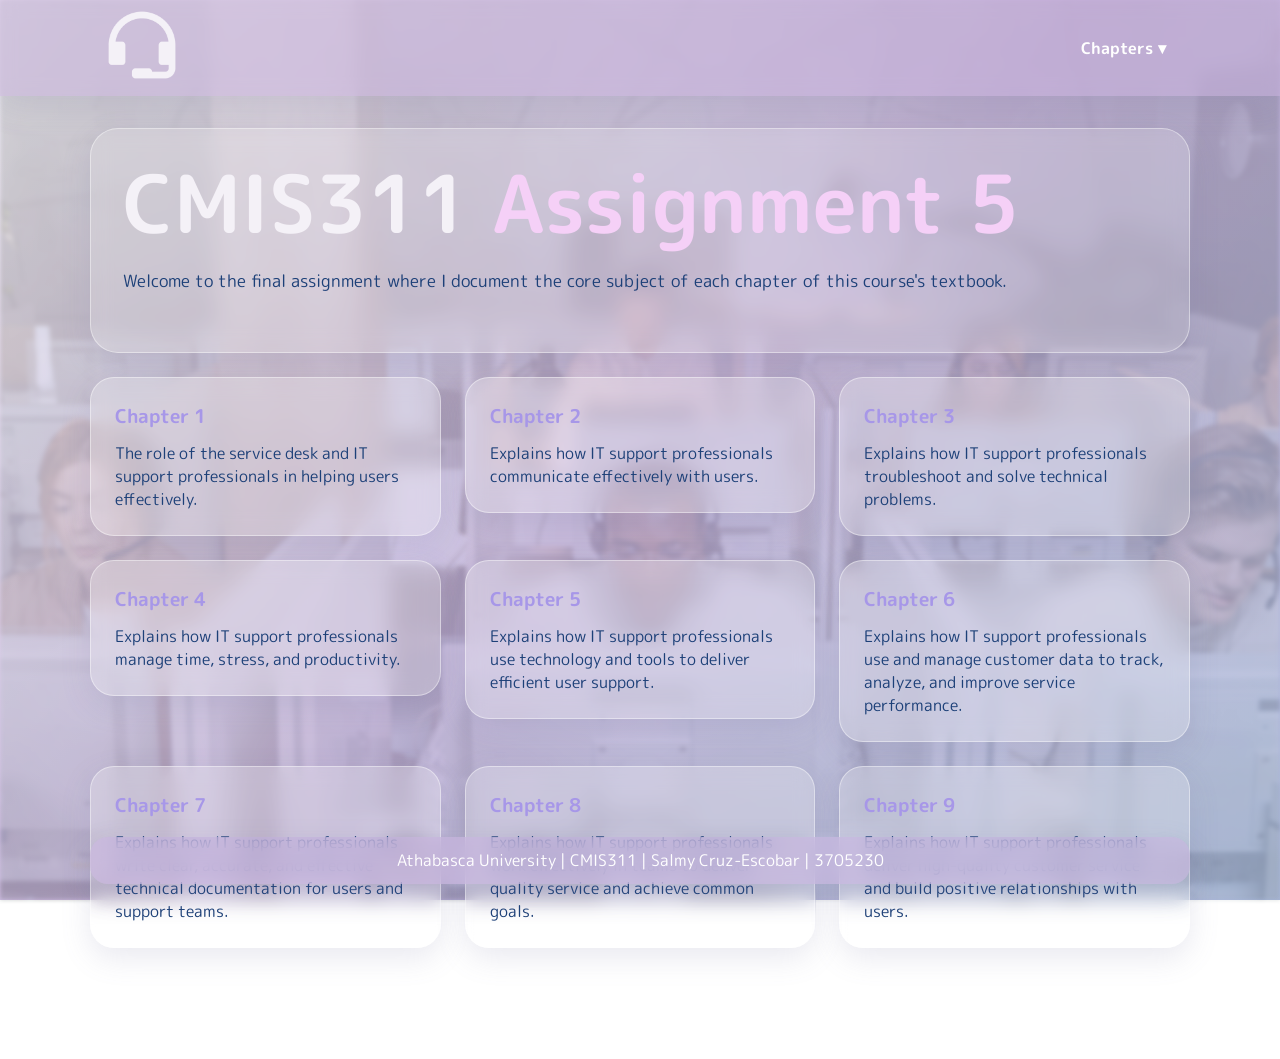
<file: index.html>
<!DOCTYPE html>
<html lang="en">
<head>
  <link rel="icon" href="favicon.ico">
  <meta charset="UTF-8" />
  <meta http-equiv="X-UA-Compatible" content="IE=edge" />
  <meta name="viewport" content="width=device-width, initial-scale=1.0" />
  <title>Assignment 5</title>
  <link rel="stylesheet" href="Styling/index.css" />
  <link rel="stylesheet" href="https://fonts.googleapis.com/css?family=M+PLUS+Rounded+1c" />
</head>

<body>
  <header>
    <nav>
      <a href="index.html">
        <img src="images/Logo_pearly-white.png" alt="MySite logo" class="Logo1Clean" />
      </a>
      <ul>
        <li class="dropdown">
          <button class="dropdown-toggle" type="button">Chapters ▾</button>
          <ul class="dropdown-menu">
            <li><a href="Chapters/Chapter1.html">Chapter 1</a></li>
            <li><a href="Chapters/Chapter2.html">Chapter 2</a></li>
            <li><a href="Chapters/Chapter3.html">Chapter 3</a></li>
            <li><a href="Chapters/Chapter4.html">Chapter 4</a></li>
            <li><a href="Chapters/Chapter5.html">Chapter 5</a></li>
            <li><a href="Chapters/Chapter6.html">Chapter 6</a></li>
            <li><a href="Chapters/Chapter7.html">Chapter 7</a></li>
            <li><a href="Chapters/Chapter8.html">Chapter 8</a></li>
            <li><a href="Chapters/Chapter9.html">Chapter 9</a></li>
          </ul>
        </li>
      </ul>
    </nav>
  </header>

  <div class="page-width">
    <main id="home" class="hero">
      <div class="hero-text">
        <h1>CMIS311 <span>Assignment 5</span></h1>
        <p>
          Welcome to the final assignment where I document the core subject of each chapter of this course's textbook.
        </p>
      </div>
    </main>

    <section id="chapters" class="chapters">
      <a href="Chapters/Chapter1.html" class="card-link">
        <div class="card">
          <h3>Chapter 1</h3>
          <p>
            The role of the service desk and IT support professionals in helping users effectively.
          </p>
        </div>
      </a>
      
      <a href="Chapters/Chapter2.html" class="card-link">
        <div class="card">
          <h3>Chapter 2</h3>
          <p>
            Explains how IT support professionals communicate effectively with users.
          </p>
        </div>
      </a>
      
      <a href="Chapters/Chapter3.html" class="card-link">
        <div class="card">
          <h3>Chapter 3</h3>
          <p>
            Explains how IT support professionals troubleshoot and solve technical problems.
          </p>
        </div>
      </a>
      
      <a href="Chapters/Chapter4.html" class="card-link">
        <div class="card">
          <h3>Chapter 4</h3>
          <p>
            Explains how IT support professionals manage time, stress, and productivity.
          </p>
        </div>
      </a>
      
      <a href="Chapters/Chapter5.html" class="card-link">
        <div class="card">
          <h3>Chapter 5</h3>
          <p>
            Explains how IT support professionals use technology and tools to deliver efficient user support.
          </p>
        </div>
      </a>
      
      <a href="Chapters/Chapter6.html" class="card-link">
        <div class="card">
          <h3>Chapter 6</h3>
          <p>
            Explains how IT support professionals use and manage customer data to track, analyze, and improve service performance.
          </p>
        </div>
      </a>
      
      <a href="Chapters/Chapter7.html" class="card-link">
        <div class="card">
          <h3>Chapter 7</h3>
          <p>
            Explains how IT support professionals write clear, accurate, and effective technical documentation for users and support teams.
          </p>
        </div>
      </a>
      
      <a href="Chapters/Chapter8.html" class="card-link">
        <div class="card">
          <h3>Chapter 8</h3>
          <p>
            Explains how IT support professionals work effectively in teams to deliver quality service and achieve common goals.
          </p>
        </div>
      </a>
      
      <a href="Chapters/Chapter9.html" class="card-link">
        <div class="card">
          <h3>Chapter 9</h3>
          <p>
            Explains how IT support professionals deliver high-quality customer service and build positive relationships with users.
          </p>
        </div>
      </a>
    </section>
  </div>

  <footer id="contact">
    <p>Athabasca University | CMIS311 | Salmy Cruz-Escobar | 3705230</p>
  </footer>
</body>
</html>
</file>
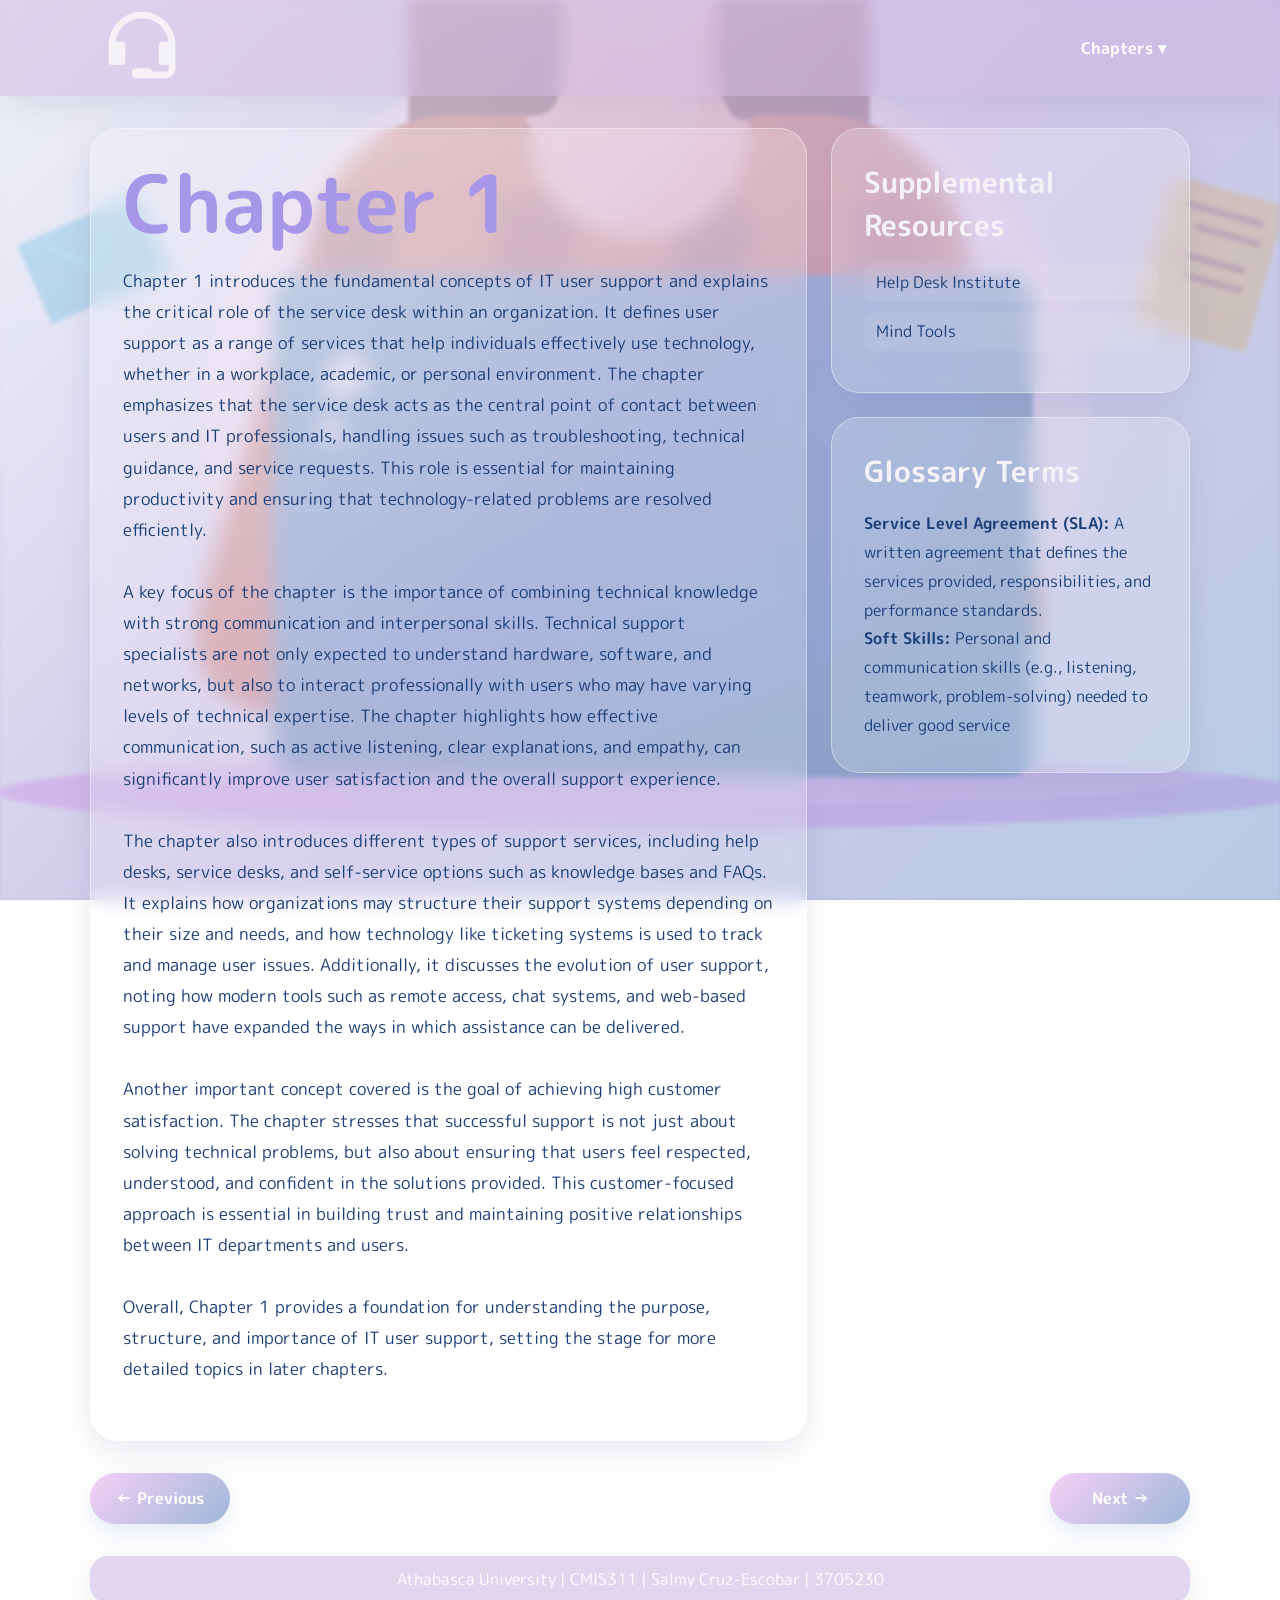
<file: Chapters/Chapter1.html>
<!DOCTYPE html>
<html lang="en">
<head>
  <link rel="icon" href="../favicon.ico">
  <meta charset="UTF-8" />
  <meta http-equiv="X-UA-Compatible" content="IE=edge" />
  <meta name="viewport" content="width=device-width, initial-scale=1.0" />
  <title>Chapter 1</title>
  <link rel="stylesheet" href="../Styling/chapters/Chapter1.css" />
  <link rel="stylesheet" href="https://fonts.googleapis.com/css?family=M+PLUS+Rounded+1c" />
</head>

<body>
  <header>
    <nav>
      <a href="../index.html">
        <img src="../images/Logo_pearly-white.png" alt="MySite logo" class="Logo1Clean" />
      </a>
      <ul>
        <li class="dropdown">
          <button class="dropdown-toggle" type="button">Chapters ▾</button>
          <ul class="dropdown-menu">
            <li><a href="Chapter1.html">Chapter 1</a></li>
            <li><a href="Chapter2.html">Chapter 2</a></li>
            <li><a href="Chapter3.html">Chapter 3</a></li>
            <li><a href="Chapter4.html">Chapter 4</a></li>
            <li><a href="Chapter5.html">Chapter 5</a></li>
            <li><a href="Chapter6.html">Chapter 6</a></li>
            <li><a href="Chapter7.html">Chapter 7</a></li>
            <li><a href="Chapter8.html">Chapter 8</a></li>
            <li><a href="Chapter9.html">Chapter 9</a></li>
          </ul>
        </li>
      </ul>
    </nav>
  </header>

  <div class="page-width">
    <main id="home" class="hero">
      <section class="hero-text">
        <h1><span>Chapter 1</span></h1>
        <p>
          Chapter 1 introduces the fundamental concepts of IT user support and explains the critical role of the service desk within an organization. 
          It defines user support as a range of services that help individuals effectively use technology, whether in a workplace, academic, or personal environment. 
          The chapter emphasizes that the service desk acts as the central point of contact between users and IT professionals, handling issues such as troubleshooting, 
          technical guidance, and service requests. This role is essential for maintaining productivity and ensuring that technology-related problems are resolved efficiently.
          <br>
          <br>
          A key focus of the chapter is the importance of combining technical knowledge with strong communication and interpersonal skills.
          Technical support specialists are not only expected to understand hardware, software, and networks, 
          but also to interact professionally with users who may have varying levels of technical expertise. 
          The chapter highlights how effective communication, such as active listening, clear explanations, 
          and empathy, can significantly improve user satisfaction and the overall support experience.
          <br>
          <br>
          The chapter also introduces different types of support services, including help desks, service desks, 
          and self-service options such as knowledge bases and FAQs. 
          It explains how organizations may structure their support systems depending on their size and needs, 
          and how technology like ticketing systems is used to track and manage user issues. Additionally, 
          it discusses the evolution of user support, noting how modern tools such as remote access, chat systems, 
          and web-based support have expanded the ways in which assistance can be delivered.
          <br>
          <br>
          Another important concept covered is the goal of achieving high customer satisfaction. 
          The chapter stresses that successful support is not just about solving technical problems, 
          but also about ensuring that users feel respected, understood, and confident in the solutions provided. 
          This customer-focused approach is essential in building trust and maintaining positive relationships between IT departments and users.
          <br>
          <br>
          Overall, Chapter 1 provides a foundation for understanding the purpose, structure, and importance of IT user support, setting the stage for more detailed topics in later chapters.
        </p>
      </section>

      <div class="side-column">
        <aside class="side-block">
          <h2>Supplemental Resources</h2>
          <ul class="quick-links">
            <li><a href="https://www.thinkhdi.com/about" target="_blank">Help Desk Institute</a></li>
            <li><a href="https://www.mindtools.com/about-us/our-story/" target="_blank">Mind Tools</a></li>
          </ul>
        </aside>

        <aside class="side-block secondary-block">
          <h2>Glossary Terms</h2>
          <p>
            <strong>Service Level Agreement (SLA):</strong> A written agreement that defines the services provided, responsibilities, and performance standards.
            <br>
            <strong>Soft Skills:</strong> Personal and communication skills (e.g., listening, teamwork, problem-solving) needed to deliver good service
          </p>
        </aside>
      </div>
    </main>

    <div class="chapter-nav">
      <a href="../index.html" class="nav-btn">← Previous</a>
      <a href="Chapter2.html" class="nav-btn">Next →</a>
    </div>
  </div>

  <footer id="contact">
    <p>Athabasca University | CMIS311 | Salmy Cruz-Escobar | 3705230</p>
  </footer>
</body>
</html>
</file>
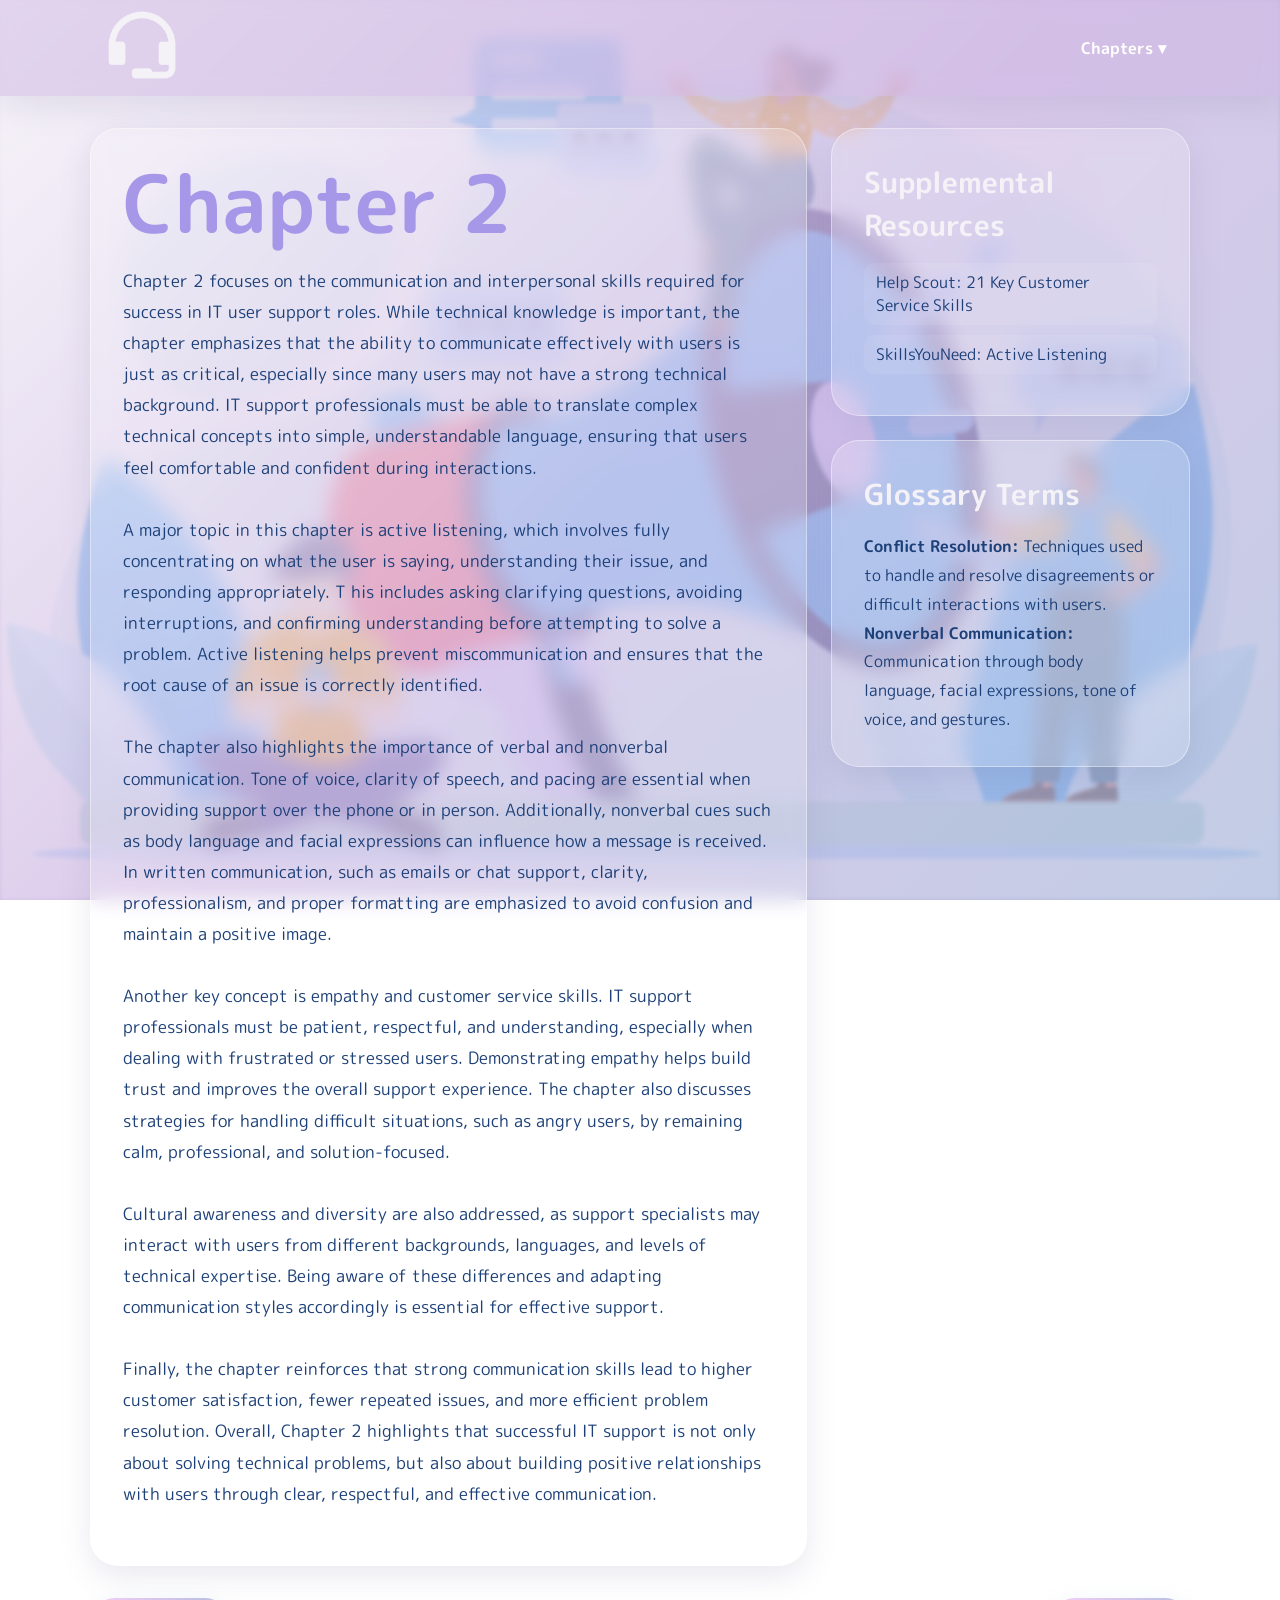
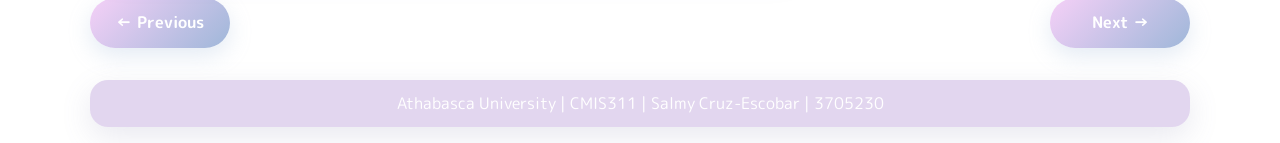
<file: Chapters/Chapter2.html>
<!DOCTYPE html>
<html lang="en">
<head>
  <link rel="icon" href="../favicon.ico">
  <meta charset="UTF-8" />
  <meta http-equiv="X-UA-Compatible" content="IE=edge" />
  <meta name="viewport" content="width=device-width, initial-scale=1.0" />
  <title>Chapter 2</title>
  <link rel="stylesheet" href="../Styling/chapters/Chapter2.css" />
  <link rel="stylesheet" href="https://fonts.googleapis.com/css?family=M+PLUS+Rounded+1c" />
</head>

<body>
  <header>
    <nav>
      <a href="../index.html">
        <img src="../images/Logo_pearly-white.png" alt="MySite logo" class="Logo1Clean" />
      </a>
      <ul>
        <li class="dropdown">
          <button class="dropdown-toggle" type="button">Chapters ▾</button>
          <ul class="dropdown-menu">
            <li><a href="Chapter1.html">Chapter 1</a></li>
            <li><a href="Chapter2.html">Chapter 2</a></li>
            <li><a href="Chapter3.html">Chapter 3</a></li>
            <li><a href="Chapter4.html">Chapter 4</a></li>
            <li><a href="Chapter5.html">Chapter 5</a></li>
            <li><a href="Chapter6.html">Chapter 6</a></li>
            <li><a href="Chapter7.html">Chapter 7</a></li>
            <li><a href="Chapter8.html">Chapter 8</a></li>
            <li><a href="Chapter9.html">Chapter 9</a></li>
          </ul>
        </li>
      </ul>
    </nav>
  </header>

  <div class="page-width">
    <main id="home" class="hero">
      <section class="hero-text">
        <h1><span>Chapter 2</span></h1>
        <p>
          Chapter 2 focuses on the communication and interpersonal skills required for success in IT user support roles. 
          While technical knowledge is important, 
          the chapter emphasizes that the ability to communicate effectively with users is just as critical, 
          especially since many users may not have a strong technical background. 
          IT support professionals must be able to translate complex technical concepts into simple, understandable language, 
          ensuring that users feel comfortable and confident during interactions.
          <br>
          <br>
          A major topic in this chapter is active listening, which involves fully concentrating on what the user is saying, 
          understanding their issue, and responding appropriately. T
          his includes asking clarifying questions, avoiding interruptions, and confirming understanding before attempting to solve a problem. 
          Active listening helps prevent miscommunication and ensures that the root cause of an issue is correctly identified.
          <br>
          <br>
          The chapter also highlights the importance of verbal and nonverbal communication. 
          Tone of voice, clarity of speech, and pacing are essential when providing support over the phone or in person. 
          Additionally, nonverbal cues such as body language and facial expressions can influence how a message is received. 
          In written communication, such as emails or chat support, clarity, professionalism, 
          and proper formatting are emphasized to avoid confusion and maintain a positive image.
          <br>
          <br>
          Another key concept is empathy and customer service skills. 
          IT support professionals must be patient, respectful, and understanding, especially when dealing with frustrated or stressed users. 
          Demonstrating empathy helps build trust and improves the overall support experience. 
          The chapter also discusses strategies for handling difficult situations, such as angry users, by remaining calm, 
          professional, and solution-focused.
          <br>
          <br>
          Cultural awareness and diversity are also addressed, as support specialists may interact with users from different backgrounds, 
          languages, and levels of technical expertise. 
          Being aware of these differences and adapting communication styles accordingly is essential for effective support.
          <br>
          <br>
          Finally, the chapter reinforces that strong communication skills lead to higher customer satisfaction, 
          fewer repeated issues, and more efficient problem resolution. 
          Overall, Chapter 2 highlights that successful IT support is not only about solving technical problems, 
          but also about building positive relationships with users through clear, respectful, and effective communication.
        </p>
      </section>

      <div class="side-column">
        <aside class="side-block">
          <h2>Supplemental Resources</h2>
          <ul class="quick-links">
            <li><a href="https://www.helpscout.com/blog/customer-service-skills/" target="_blank">Help Scout: 21 Key Customer Service Skills</a></li>
            <li><a href="https://www.skillsyouneed.com/ips/active-listening.html" target="_blank">SkillsYouNeed: Active Listening</a></li>
          </ul>
        </aside>

        <aside class="side-block secondary-block">
          <h2>Glossary Terms</h2>
          <p>
            <strong>Conflict Resolution:</strong> Techniques used to handle and resolve disagreements or difficult interactions with users.
            <br>
            <strong>Nonverbal Communication:</strong> Communication through body language, facial expressions, tone of voice, and gestures.
          </p>
        </aside>
      </div>
    </main>

    <div class="chapter-nav">
      <a href="Chapter1.html" class="nav-btn">← Previous</a>
      <a href="Chapter3.html" class="nav-btn">Next →</a>
    </div>
  </div>

  <footer id="contact">
    <p>Athabasca University | CMIS311 | Salmy Cruz-Escobar | 3705230</p>
  </footer>
</body>
</html>
</file>
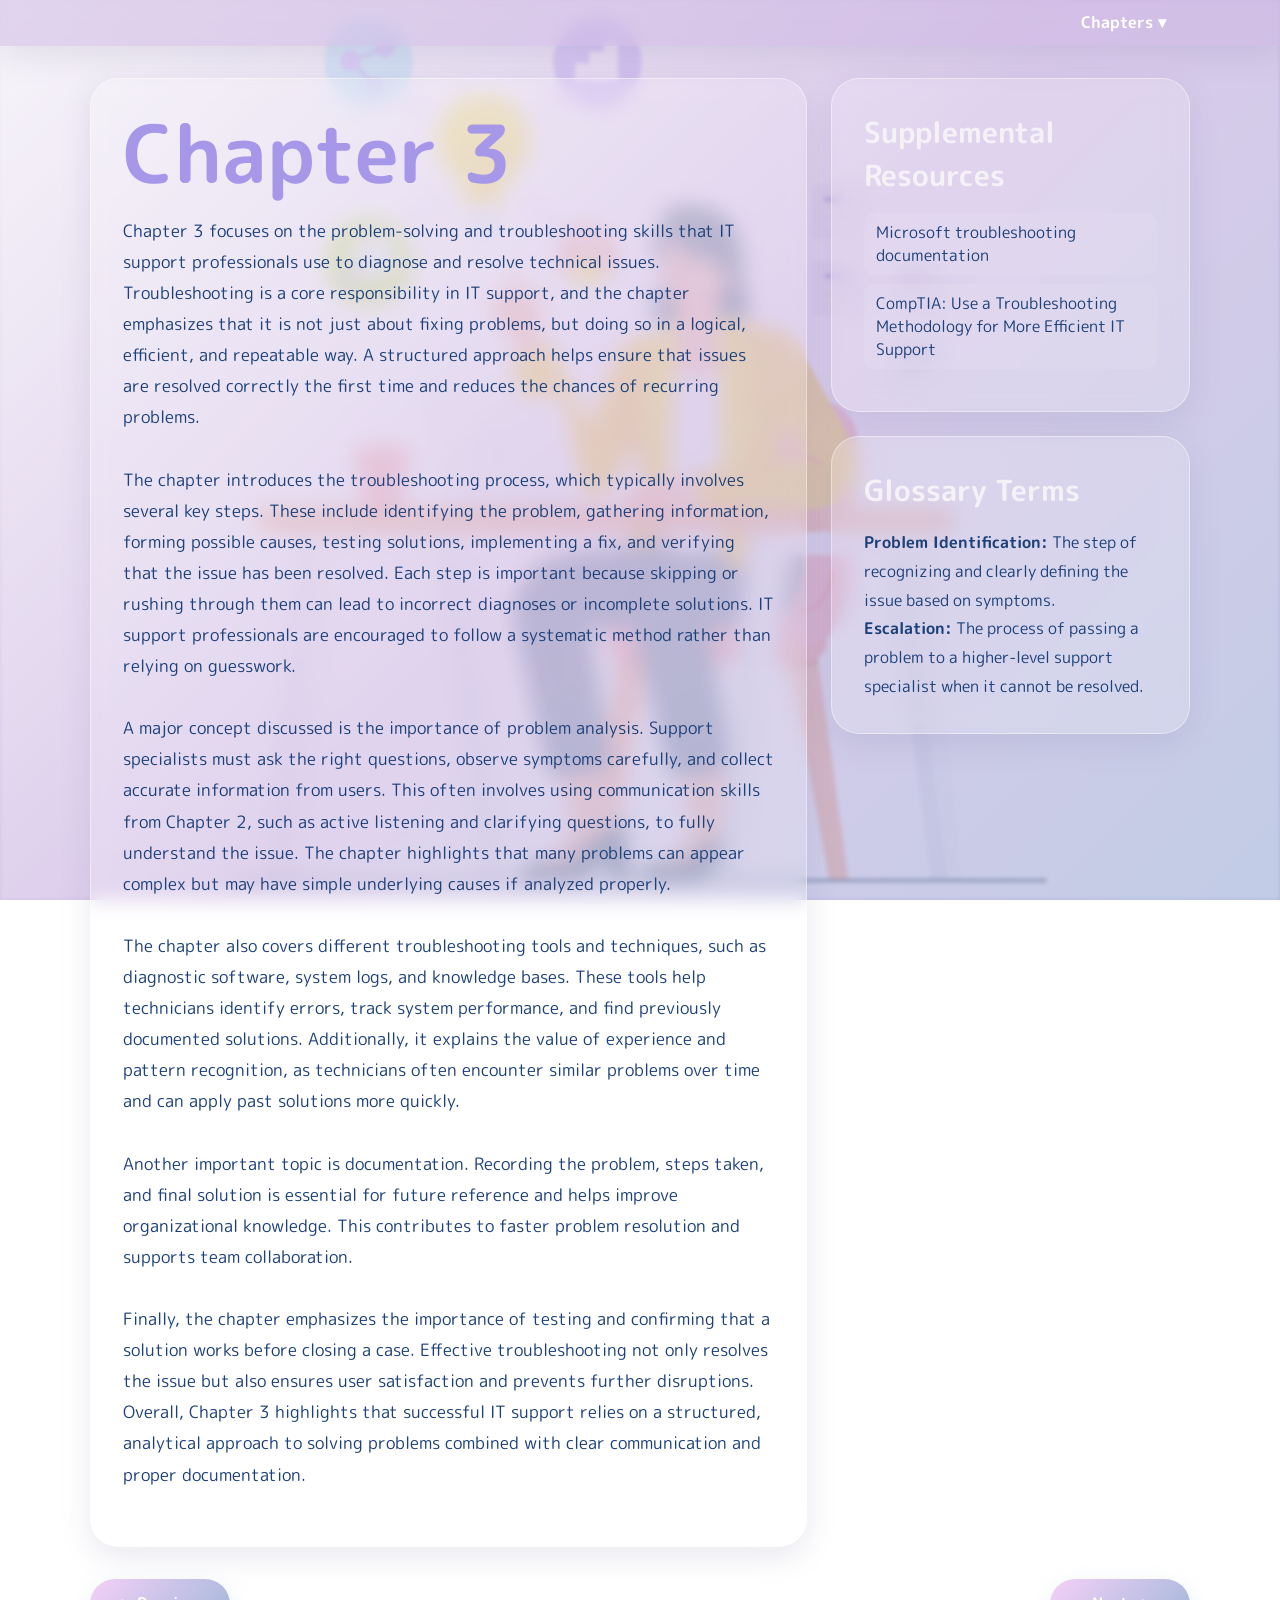
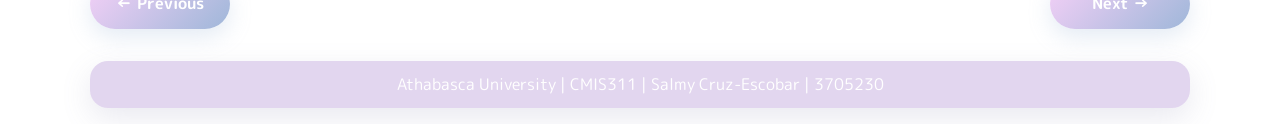
<file: Chapters/Chapter3.html>
<!DOCTYPE html>
<html lang="en">
<head>
  <link rel="icon" href="../favicon.ico">
  <meta charset="UTF-8" />
  <meta http-equiv="X-UA-Compatible" content="IE=edge" />
  <meta name="viewport" content="width=device-width, initial-scale=1.0" />
  <title>Chapter 3</title>
  <link rel="stylesheet" href="../Styling/chapters/Chapter3.css" />
  <link rel="stylesheet" href="https://fonts.googleapis.com/css?family=M+PLUS+Rounded+1c" />
</head>

<body>
  <header>
    <nav>
      <a href="../index.html"
        <img src="../images/Logo_pearly-white.png" alt="MySite logo" class="Logo1Clean" />
      </a>
      <ul>
        <li class="dropdown">
          <button class="dropdown-toggle" type="button">Chapters ▾</button>
          <ul class="dropdown-menu">
            <li><a href="Chapter1.html">Chapter 1</a></li>
            <li><a href="Chapter2.html">Chapter 2</a></li>
            <li><a href="Chapter3.html">Chapter 3</a></li>
            <li><a href="Chapter4.html">Chapter 4</a></li>
            <li><a href="Chapter5.html">Chapter 5</a></li>
            <li><a href="Chapter6.html">Chapter 6</a></li>
            <li><a href="Chapter7.html">Chapter 7</a></li>
            <li><a href="Chapter8.html">Chapter 8</a></li>
            <li><a href="Chapter9.html">Chapter 9</a></li>
          </ul>
        </li>
      </ul>
    </nav>
  </header>

  <div class="page-width">
    <main id="home" class="hero">
      <section class="hero-text">
        <h1><span>Chapter 3</span></h1>
        <p>
          Chapter 3 focuses on the problem-solving and troubleshooting skills that IT support professionals use to diagnose 
          and resolve technical issues. 
          Troubleshooting is a core responsibility in IT support, and the chapter emphasizes that it is not just about fixing problems, 
          but doing so in a logical, efficient, and repeatable way. 
          A structured approach helps ensure that issues are resolved correctly the first time and reduces the chances of recurring problems.
          <br>
          <br>
          The chapter introduces the troubleshooting process, which typically involves several key steps. 
          These include identifying the problem, gathering information, forming possible causes, testing solutions, implementing a fix, 
          and verifying that the issue has been resolved. 
          Each step is important because skipping or rushing through them can lead to incorrect diagnoses or incomplete solutions. 
          IT support professionals are encouraged to follow a systematic method rather than relying on guesswork.
          <br>
          <br>
          A major concept discussed is the importance of problem analysis. 
          Support specialists must ask the right questions, observe symptoms carefully, and collect accurate information from users. 
          This often involves using communication skills from Chapter 2, such as active listening and clarifying questions, 
          to fully understand the issue. 
          The chapter highlights that many problems can appear complex but may have simple underlying causes if analyzed properly.
          <br>
          <br>
          The chapter also covers different troubleshooting tools and techniques, 
          such as diagnostic software, system logs, and knowledge bases. 
          These tools help technicians identify errors, track system performance, and find previously documented solutions. 
          Additionally, it explains the value of experience and pattern recognition, 
          as technicians often encounter similar problems over time and can apply past solutions more quickly.
          <br>
          <br>
          Another important topic is documentation. 
          Recording the problem, steps taken, and final solution is essential for future reference and helps improve organizational knowledge. 
          This contributes to faster problem resolution and supports team collaboration.
          <br>
          <br>
          Finally, the chapter emphasizes the importance of testing and confirming that a solution works before closing a case. 
          Effective troubleshooting not only resolves the issue but also ensures user satisfaction and prevents further disruptions. 
          Overall, Chapter 3 highlights that successful IT support relies on a structured, 
          analytical approach to solving problems combined with clear communication and proper documentation.
        </p>
      </section>

      <div class="side-column">
        <aside class="side-block">
          <h2>Supplemental Resources</h2>
          <ul class="quick-links">
            <li><a href="https://learn.microsoft.com/en-us/troubleshoot/" target="_blank">Microsoft troubleshooting documentation</a></li>
            <li><a href="https://www.comptia.org/en-us/blog/use-a-troubleshooting-methodology-for-more-efficient-it-support/" target="_blank">CompTIA: Use a Troubleshooting Methodology for More Efficient IT Support</a></li>
          </ul>
        </aside>

        <aside class="side-block secondary-block">
          <h2>Glossary Terms</h2>
          <p>
            <strong>Problem Identification:</strong> The step of recognizing and clearly defining the issue based on symptoms.
            <br>
            <strong>Escalation:</strong> The process of passing a problem to a higher-level support specialist when it cannot be resolved.
          </p>
        </aside>
      </div>
    </main>

    <div class="chapter-nav">
      <a href="Chapter2.html" class="nav-btn">← Previous</a>
      <a href="Chapter4.html" class="nav-btn">Next →</a>
    </div>
  </div>

  <footer id="contact">
    <p>Athabasca University | CMIS311 | Salmy Cruz-Escobar | 3705230</p>
  </footer>
</body>
</html>
</file>
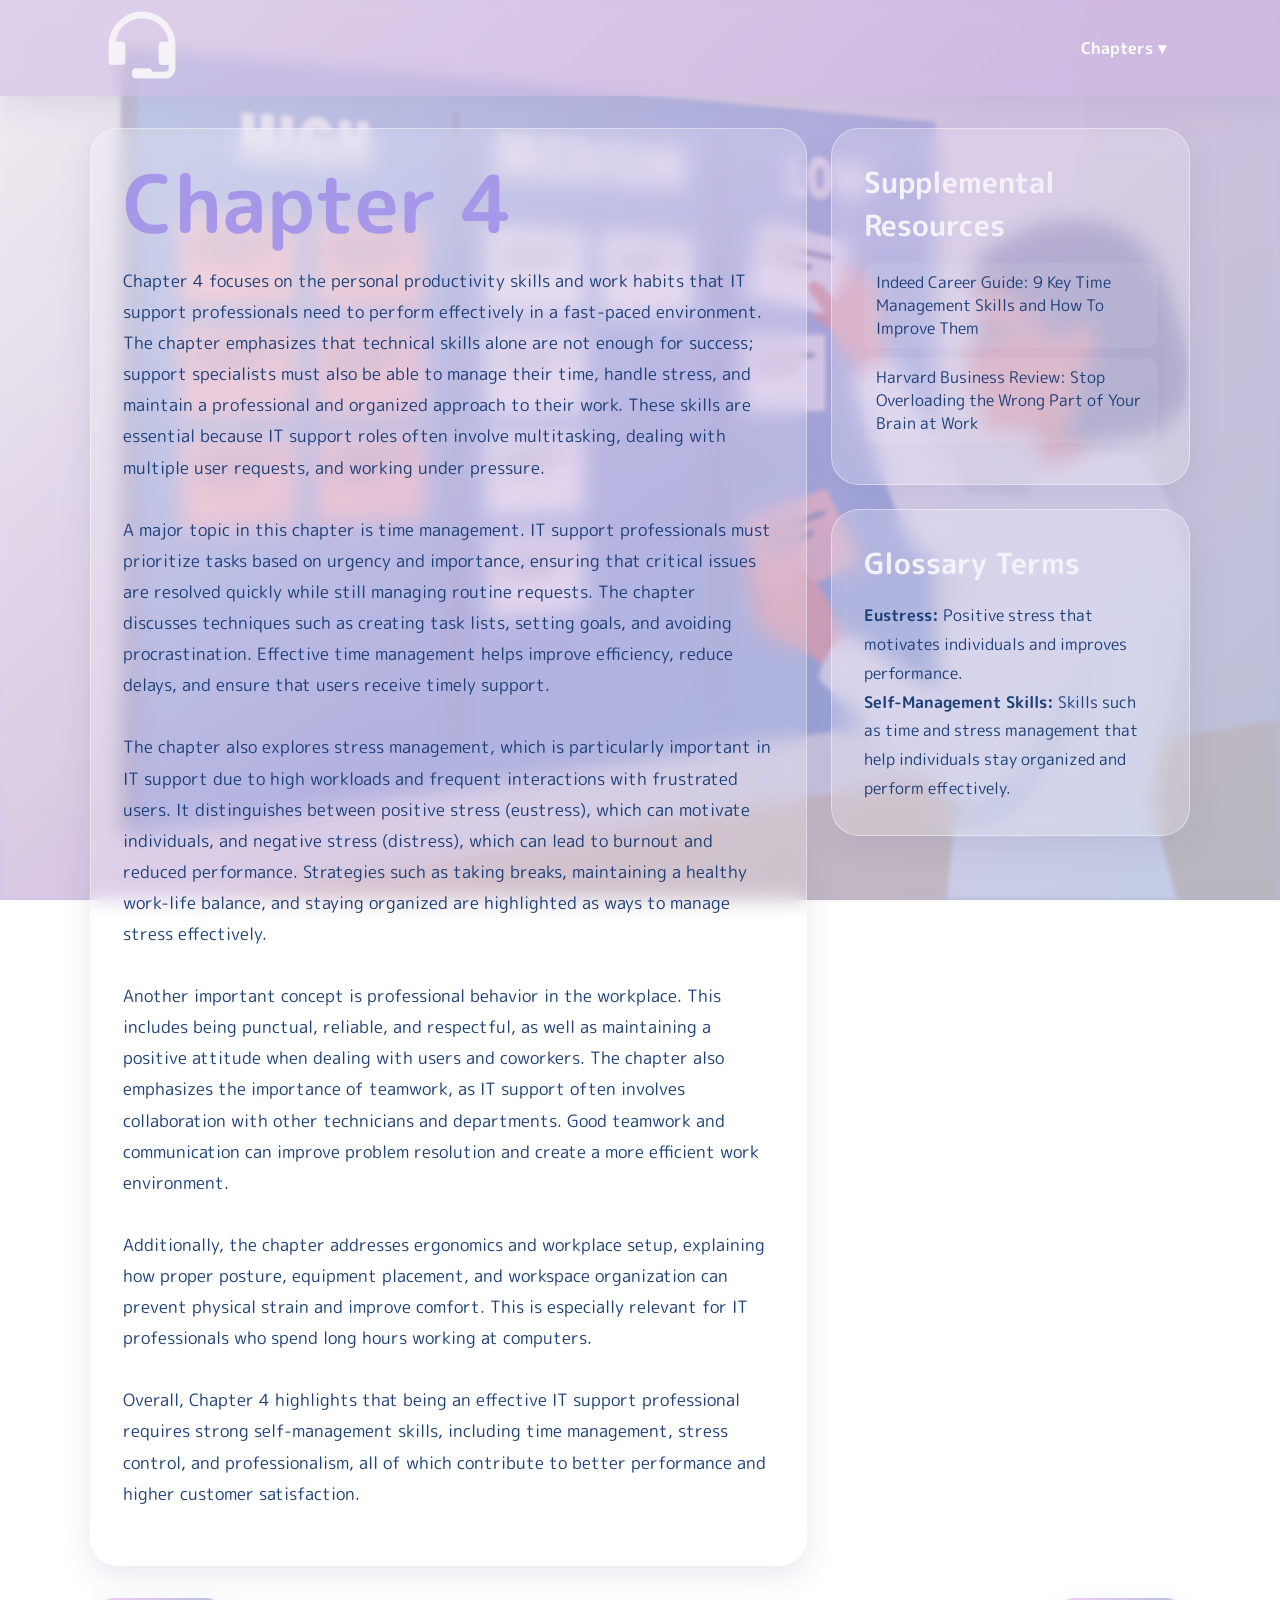
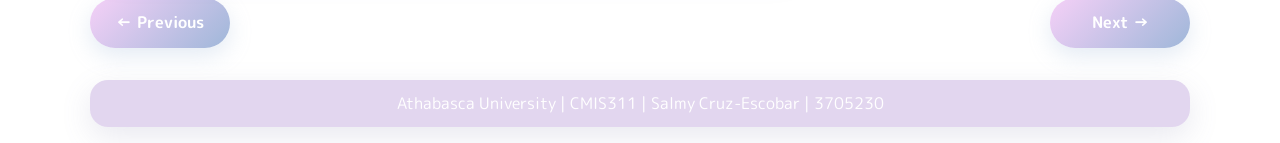
<file: Chapters/Chapter4.html>
<!DOCTYPE html>
<html lang="en">
<head>
  <link rel="icon" href="../favicon.ico">
  <meta charset="UTF-8" />
  <meta http-equiv="X-UA-Compatible" content="IE=edge" />
  <meta name="viewport" content="width=device-width, initial-scale=1.0" />
  <title>Chapter 4</title>
  <link rel="stylesheet" href="../Styling/chapters/Chapter4.css" />
  <link rel="stylesheet" href="https://fonts.googleapis.com/css?family=M+PLUS+Rounded+1c" />
</head>

<body>
  <header>
    <nav>
      <a href="../index.html">
        <img src="../images/Logo_pearly-white.png" alt="MySite logo" class="Logo1Clean" />
      </a>
      <ul>
        <li class="dropdown">
          <button class="dropdown-toggle" type="button">Chapters ▾</button>
          <ul class="dropdown-menu">
            <li><a href="Chapter1.html">Chapter 1</a></li>
            <li><a href="Chapter2.html">Chapter 2</a></li>
            <li><a href="Chapter3.html">Chapter 3</a></li>
            <li><a href="Chapter4.html">Chapter 4</a></li>
            <li><a href="Chapter5.html">Chapter 5</a></li>
            <li><a href="Chapter6.html">Chapter 6</a></li>
            <li><a href="Chapter7.html">Chapter 7</a></li>
            <li><a href="Chapter8.html">Chapter 8</a></li>
            <li><a href="Chapter9.html">Chapter 9</a></li>
          </ul>
        </li>
      </ul>
    </nav>
  </header>

  <div class="page-width">
    <main id="home" class="hero">
      <section class="hero-text">
        <h1><span>Chapter 4</span></h1>
        <p>
          Chapter 4 focuses on the personal productivity skills and work habits that IT support professionals 
          need to perform effectively in a fast-paced environment. 
          The chapter emphasizes that technical skills alone are not enough for success; 
          support specialists must also be able to manage their time, handle stress, 
          and maintain a professional and organized approach to their work. 
          These skills are essential because IT support roles often involve multitasking, dealing with multiple user requests, 
          and working under pressure.
          <br>
          <br>
          A major topic in this chapter is time management. 
          IT support professionals must prioritize tasks based on urgency and importance, 
          ensuring that critical issues are resolved quickly while still managing routine requests. 
          The chapter discusses techniques such as creating task lists, setting goals, and avoiding procrastination. 
          Effective time management helps improve efficiency, reduce delays, and ensure that users receive timely support.
          <br>
          <br>
          The chapter also explores stress management, 
          which is particularly important in IT support due to high workloads and frequent interactions with frustrated users. 
          It distinguishes between positive stress (eustress), which can motivate individuals, and negative stress (distress), 
          which can lead to burnout and reduced performance. 
          Strategies such as taking breaks, maintaining a healthy work-life balance, 
          and staying organized are highlighted as ways to manage stress effectively.
          <br>
          <br>
          Another important concept is professional behavior in the workplace. 
          This includes being punctual, reliable, and respectful, 
          as well as maintaining a positive attitude when dealing with users and coworkers. 
          The chapter also emphasizes the importance of teamwork, 
          as IT support often involves collaboration with other technicians and departments. 
          Good teamwork and communication can improve problem resolution and create a more efficient work environment.
          <br>
          <br>
          Additionally, the chapter addresses ergonomics and workplace setup, explaining how proper posture, 
          equipment placement, and workspace organization can prevent physical strain and improve comfort. 
          This is especially relevant for IT professionals who spend long hours working at computers.
          <br>
          <br>
          Overall, Chapter 4 highlights that being an effective IT support professional requires strong self-management skills, 
          including time management, stress control, and professionalism, 
          all of which contribute to better performance and higher customer satisfaction.
        </p>
      </section>

      <div class="side-column">
        <aside class="side-block">
          <h2>Supplemental Resources</h2>
          <ul class="quick-links">
            <li><a href="https://www.indeed.com/career-advice/career-development/time-management-skills" target="_blank">Indeed Career Guide: 9 Key Time Management Skills and How To Improve Them</a></li>
            <li><a href="https://hbr.org/2025/10/stop-overloading-the-wrong-part-of-your-brain-at-work" target="_blank">Harvard Business Review: Stop Overloading the Wrong Part of Your Brain at Work</a></li>
          </ul>
        </aside>

        <aside class="side-block secondary-block">
          <h2>Glossary Terms</h2>
          <p>
            <strong>Eustress:</strong> Positive stress that motivates individuals and improves performance.
            <br>
            <strong>Self-Management Skills:</strong> Skills such as time and stress management that help individuals stay organized and perform effectively.
          </p>
        </aside>
      </div>
    </main>

    <div class="chapter-nav">
      <a href="Chapter3.html" class="nav-btn">← Previous</a>
      <a href="Chapter5.html" class="nav-btn">Next →</a>
    </div>
  </div>

  <footer id="contact">
    <p>Athabasca University | CMIS311 | Salmy Cruz-Escobar | 3705230</p>
  </footer>
</body>
</html>
</file>
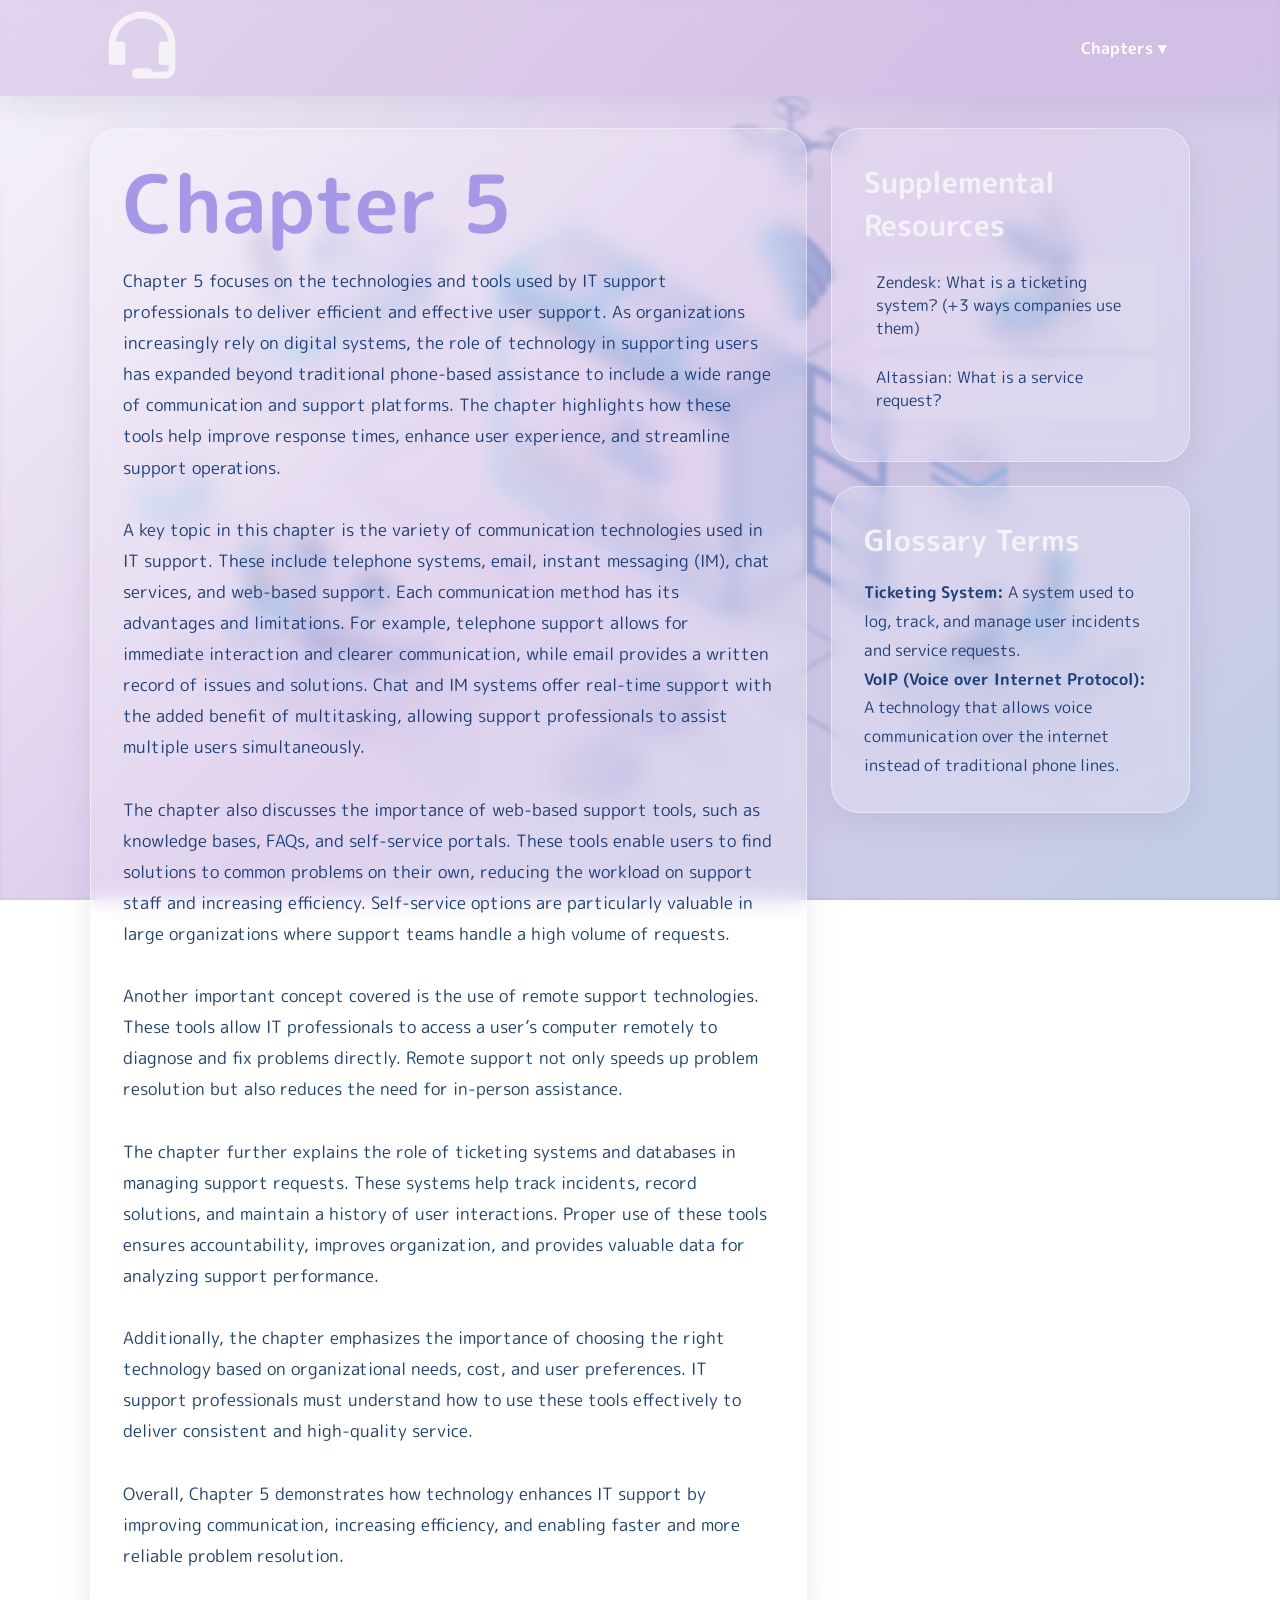
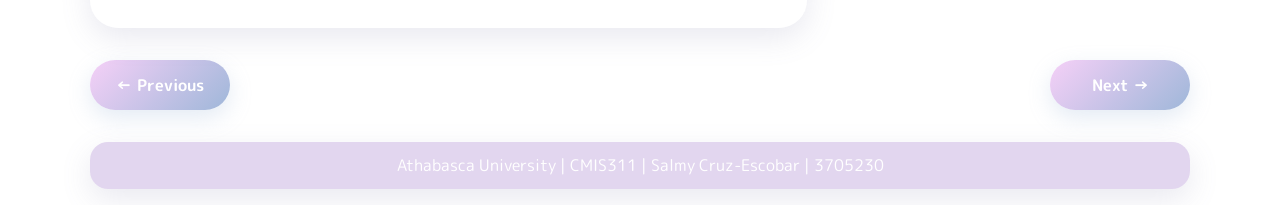
<file: Chapters/Chapter5.html>
<!DOCTYPE html>
<html lang="en">
<head>
  <link rel="icon" href="../favicon.ico">
  <meta charset="UTF-8" />
  <meta http-equiv="X-UA-Compatible" content="IE=edge" />
  <meta name="viewport" content="width=device-width, initial-scale=1.0" />
  <title>Chapter 5</title>
  <link rel="stylesheet" href="../Styling/chapters/Chapter5.css" />
  <link rel="stylesheet" href="https://fonts.googleapis.com/css?family=M+PLUS+Rounded+1c" />
</head>

<body>
  <header>
    <nav>
      <a href="../index.html">
        <img src="../images/Logo_pearly-white.png" alt="MySite logo" class="Logo1Clean" />
      </a>
      <ul>
        <li class="dropdown">
          <button class="dropdown-toggle" type="button">Chapters ▾</button>
          <ul class="dropdown-menu">
            <li><a href="Chapter1.html">Chapter 1</a></li>
            <li><a href="Chapter2.html">Chapter 2</a></li>
            <li><a href="Chapter3.html">Chapter 3</a></li>
            <li><a href="Chapter4.html">Chapter 4</a></li>
            <li><a href="Chapter5.html">Chapter 5</a></li>
            <li><a href="Chapter6.html">Chapter 6</a></li>
            <li><a href="Chapter7.html">Chapter 7</a></li>
            <li><a href="Chapter8.html">Chapter 8</a></li>
            <li><a href="Chapter9.html">Chapter 9</a></li>
          </ul>
        </li>
      </ul>
    </nav>
  </header>

  <div class="page-width">
    <main id="home" class="hero">
      <section class="hero-text">
        <h1><span>Chapter 5</span></h1>
        <p>
          Chapter 5 focuses on the technologies and tools used by IT support professionals to deliver efficient and effective user support. 
          As organizations increasingly rely on digital systems, 
          the role of technology in supporting users has expanded beyond traditional phone-based assistance 
          to include a wide range of communication and support platforms. 
          The chapter highlights how these tools help improve response times, enhance user experience, and streamline support operations.
          <br>
          <br>
          A key topic in this chapter is the variety of communication technologies used in IT support. 
          These include telephone systems, email, instant messaging (IM), chat services, and web-based support. 
          Each communication method has its advantages and limitations. 
          For example, telephone support allows for immediate interaction and clearer communication, 
          while email provides a written record of issues and solutions. 
          Chat and IM systems offer real-time support with the added benefit of multitasking, 
          allowing support professionals to assist multiple users simultaneously.
          <br>
          <br>
          The chapter also discusses the importance of web-based support tools, such as knowledge bases, FAQs, and self-service portals. 
          These tools enable users to find solutions to common problems on their own, 
          reducing the workload on support staff and increasing efficiency. 
          Self-service options are particularly valuable in large organizations where support teams handle a high volume of requests.
          <br>
          <br>
          Another important concept covered is the use of remote support technologies. 
          These tools allow IT professionals to access a user’s computer remotely to diagnose and fix problems directly. 
          Remote support not only speeds up problem resolution but also reduces the need for in-person assistance.
          <br>
          <br>
          The chapter further explains the role of ticketing systems and databases in managing support requests. 
          These systems help track incidents, record solutions, and maintain a history of user interactions. 
          Proper use of these tools ensures accountability, improves organization, 
          and provides valuable data for analyzing support performance.
          <br>
          <br>
          Additionally, the chapter emphasizes the importance of choosing the right technology based on organizational needs, cost, 
          and user preferences. 
          IT support professionals must understand how to use these tools effectively to deliver consistent and high-quality service.
          <br>
          <br>
          Overall, Chapter 5 demonstrates how technology enhances IT support by improving communication, increasing efficiency, 
          and enabling faster and more reliable problem resolution.
        </p>
      </section>

      <div class="side-column">
        <aside class="side-block">
          <h2>Supplemental Resources</h2>
          <ul class="quick-links">
            <li><a href="https://www.zendesk.com/blog/customer-service/ticketing-system/ticketing-system/" target="_blank">Zendesk: What is a ticketing system? (+3 ways companies use them)</a></li>
            <li><a href="https://www.atlassian.com/itsm/service-request-management" target="_blank">Altassian: What is a service request?</a></li>
          </ul>
        </aside>

        <aside class="side-block secondary-block">
          <h2>Glossary Terms</h2>
          <p>
            <strong>Ticketing System:</strong> A system used to log, track, and manage user incidents and service requests.
            <br>
            <strong>VoIP (Voice over Internet Protocol):</strong> A technology that allows voice communication over the internet instead of traditional phone lines.
          </p>
        </aside>
      </div>
    </main>

    <div class="chapter-nav">
      <a href="Chapter4.html" class="nav-btn">← Previous</a>
      <a href="Chapter6.html" class="nav-btn">Next →</a>
    </div>
  </div>

  <footer id="contact">
    <p>Athabasca University | CMIS311 | Salmy Cruz-Escobar | 3705230</p>
  </footer>
</body>
</html>
</file>
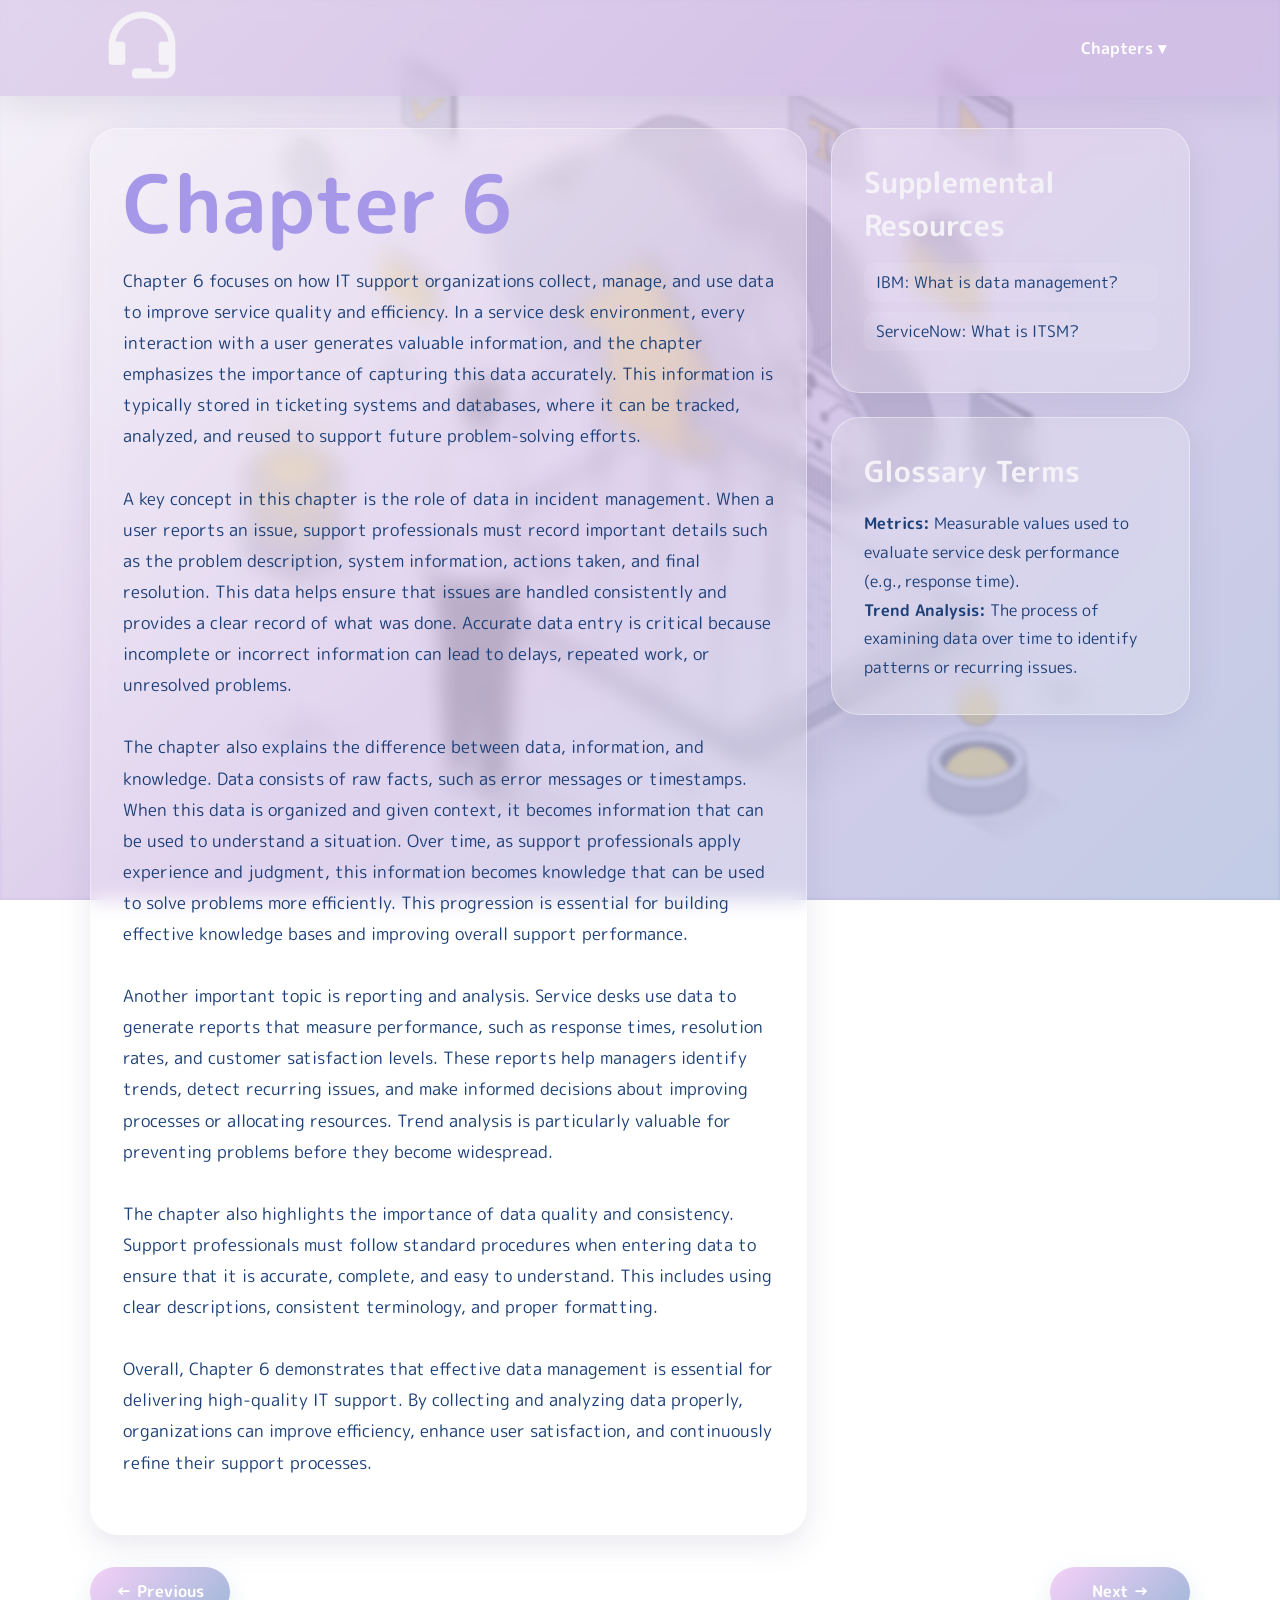
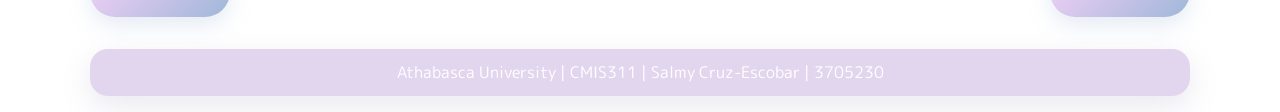
<file: Chapters/Chapter6.html>
<!DOCTYPE html>
<html lang="en">
<head>
  <link rel="icon" href="../favicon.ico">
  <meta charset="UTF-8" />
  <meta http-equiv="X-UA-Compatible" content="IE=edge" />
  <meta name="viewport" content="width=device-width, initial-scale=1.0" />
  <title>Chapter 6</title>
  <link rel="stylesheet" href="../Styling/chapters/Chapter6.css" />
  <link rel="stylesheet" href="https://fonts.googleapis.com/css?family=M+PLUS+Rounded+1c" />
</head>

<body>
  <header>
    <nav>
      <a href="../index.html">
        <img src="../images/Logo_pearly-white.png" alt="MySite logo" class="Logo1Clean" />
      </a>
      <ul>
        <li class="dropdown">
          <button class="dropdown-toggle" type="button">Chapters ▾</button>
          <ul class="dropdown-menu">
            <li><a href="Chapter1.html">Chapter 1</a></li>
            <li><a href="Chapter2.html">Chapter 2</a></li>
            <li><a href="Chapter3.html">Chapter 3</a></li>
            <li><a href="Chapter4.html">Chapter 4</a></li>
            <li><a href="Chapter5.html">Chapter 5</a></li>
            <li><a href="Chapter6.html">Chapter 6</a></li>
            <li><a href="Chapter7.html">Chapter 7</a></li>
            <li><a href="Chapter8.html">Chapter 8</a></li>
            <li><a href="Chapter9.html">Chapter 9</a></li>
          </ul>
        </li>
      </ul>
    </nav>
  </header>

  <div class="page-width">
    <main id="home" class="hero">
      <section class="hero-text">
        <h1><span>Chapter 6</span></h1>
        <p>
          Chapter 6 focuses on how IT support organizations collect, manage, and use data to improve service quality and efficiency. 
          In a service desk environment, every interaction with a user generates valuable information, 
          and the chapter emphasizes the importance of capturing this data accurately. 
          This information is typically stored in ticketing systems and databases, where it can be tracked, analyzed, 
          and reused to support future problem-solving efforts.
          <br>
          <br>
          A key concept in this chapter is the role of data in incident management. 
          When a user reports an issue, support professionals must record important details such as the problem description, 
          system information, actions taken, and final resolution. 
          This data helps ensure that issues are handled consistently and provides a clear record of what was done. 
          Accurate data entry is critical because incomplete or incorrect information can lead to delays, repeated work, 
          or unresolved problems.
          <br>
          <br>
          The chapter also explains the difference between data, information, and knowledge. 
          Data consists of raw facts, such as error messages or timestamps. 
          When this data is organized and given context, it becomes information that can be used to understand a situation. 
          Over time, as support professionals apply experience and judgment, 
          this information becomes knowledge that can be used to solve problems more efficiently. 
          This progression is essential for building effective knowledge bases and improving overall support performance.
          <br>
          <br>
          Another important topic is reporting and analysis. 
          Service desks use data to generate reports that measure performance, such as response times, 
          resolution rates, and customer satisfaction levels. 
          These reports help managers identify trends, detect recurring issues, 
          and make informed decisions about improving processes or allocating resources. 
          Trend analysis is particularly valuable for preventing problems before they become widespread.
          <br>
          <br>
          The chapter also highlights the importance of data quality and consistency. 
          Support professionals must follow standard procedures when entering data to ensure that it is accurate, complete, 
          and easy to understand. This includes using clear descriptions, consistent terminology, and proper formatting.
          <br>
          <br>
          Overall, Chapter 6 demonstrates that effective data management is essential for delivering high-quality IT support. 
          By collecting and analyzing data properly, organizations can improve efficiency, enhance user satisfaction, 
          and continuously refine their support processes.
        </p>
      </section>

      <div class="side-column">
        <aside class="side-block">
          <h2>Supplemental Resources</h2>
          <ul class="quick-links">
            <li><a href="https://www.ibm.com/think/topics/data-management" target="_blank">IBM: What is data management?</a></li>
            <li><a href="https://www.servicenow.com/products/itsm/what-is-itsm.html" target="_blank">ServiceNow: What is ITSM?</a></li>
          </ul>
        </aside>

        <aside class="side-block secondary-block">
          <h2>Glossary Terms</h2>
          <p>
            <strong>Metrics:</strong> Measurable values used to evaluate service desk performance (e.g., response time).
            <br>
            <strong>Trend Analysis:</strong> The process of examining data over time to identify patterns or recurring issues.
          </p>
        </aside>
      </div>
    </main>

    <div class="chapter-nav">
      <a href="Chapter5.html" class="nav-btn">← Previous</a>
      <a href="Chapter7.html" class="nav-btn">Next →</a>
    </div>
  </div>

  <footer id="contact">
    <p>Athabasca University | CMIS311 | Salmy Cruz-Escobar | 3705230</p>
  </footer>
</body>
</html>
</file>
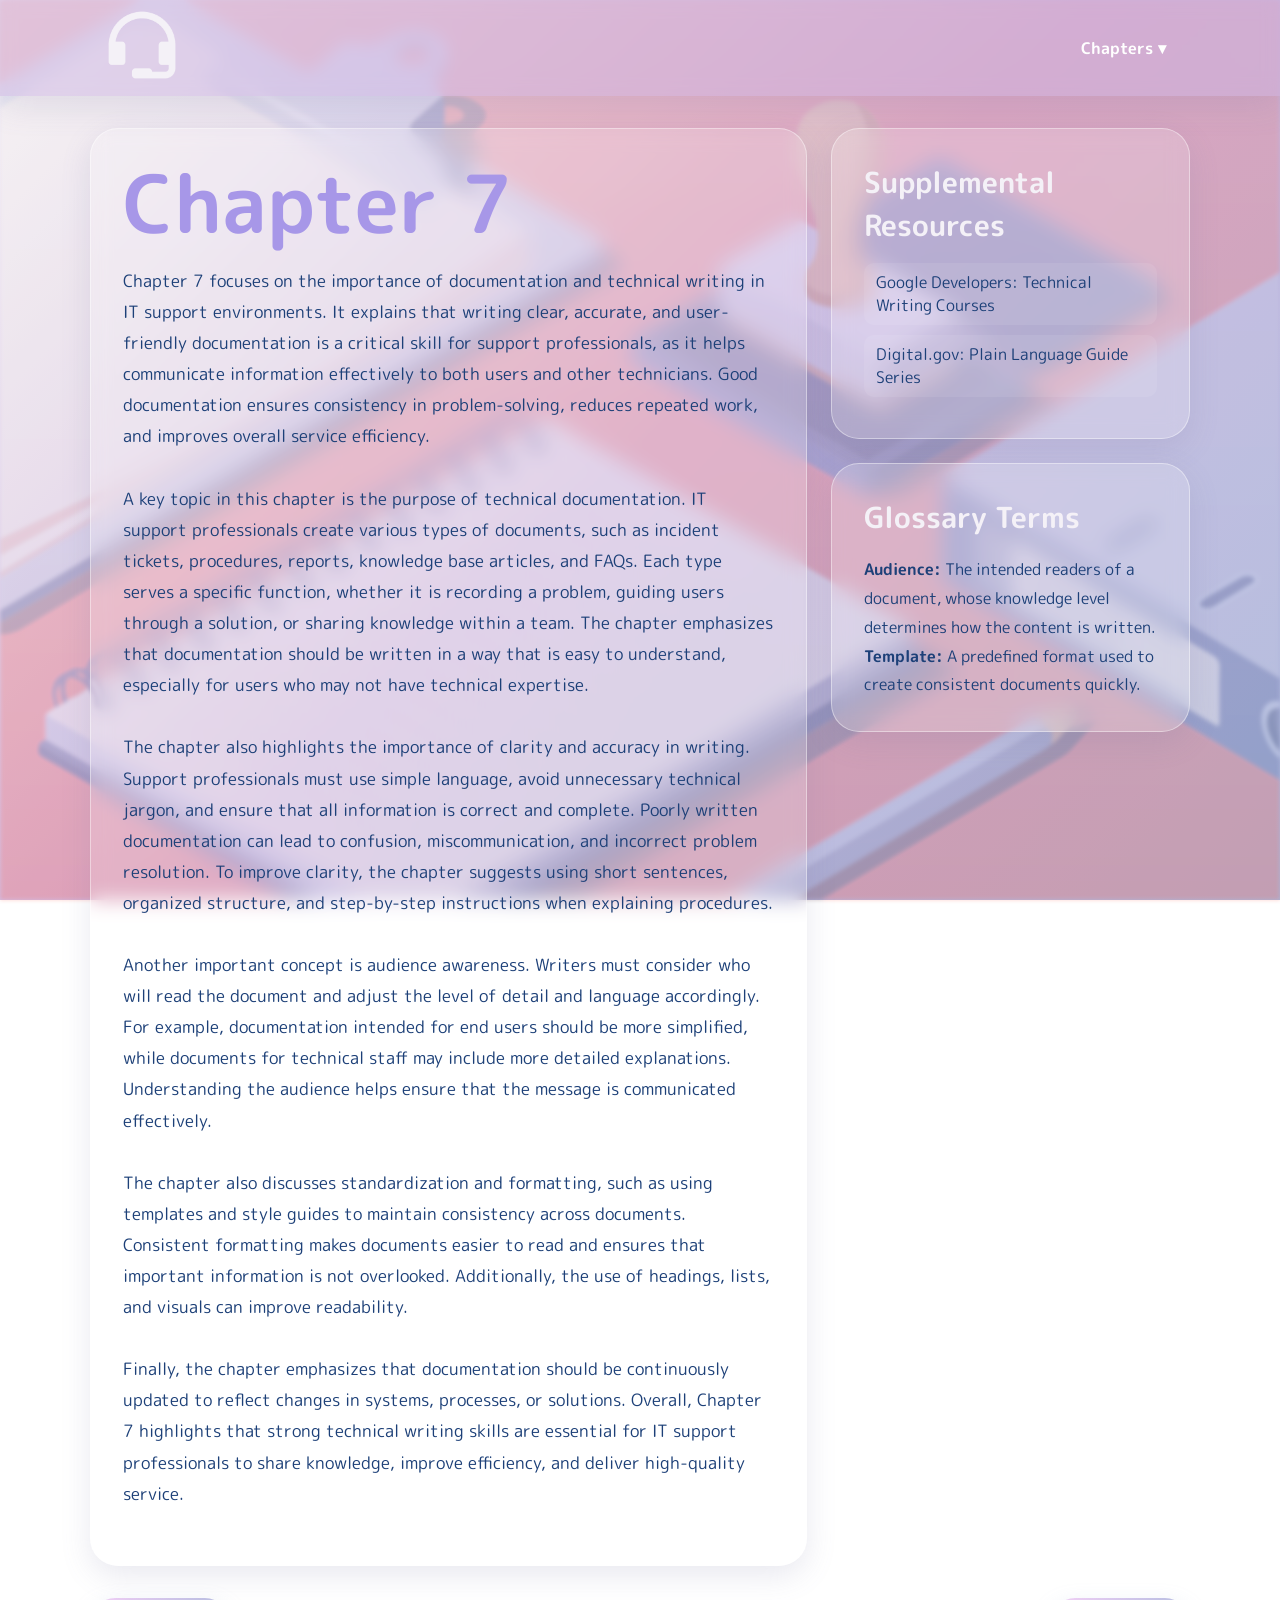
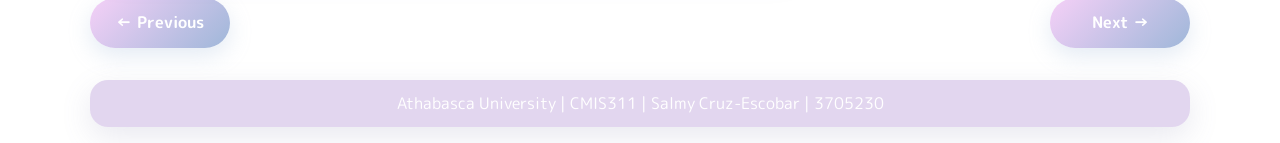
<file: Chapters/Chapter7.html>
<!DOCTYPE html>
<html lang="en">
<head>
  <link rel="icon" href="../favicon.ico">
  <meta charset="UTF-8" />
  <meta http-equiv="X-UA-Compatible" content="IE=edge" />
  <meta name="viewport" content="width=device-width, initial-scale=1.0" />
  <title>Chapter 7</title>
  <link rel="stylesheet" href="../Styling/chapters/Chapter7.css" />
  <link rel="stylesheet" href="https://fonts.googleapis.com/css?family=M+PLUS+Rounded+1c" />
</head>

<body>
  <header>
    <nav>
      <a href="../index.html">
        <img src="../images/Logo_pearly-white.png" alt="MySite logo" class="Logo1Clean" />
      </a>
      <ul>
        <li class="dropdown">
          <button class="dropdown-toggle" type="button">Chapters ▾</button>
          <ul class="dropdown-menu">
            <li><a href="Chapter1.html">Chapter 1</a></li>
            <li><a href="Chapter2.html">Chapter 2</a></li>
            <li><a href="Chapter3.html">Chapter 3</a></li>
            <li><a href="Chapter4.html">Chapter 4</a></li>
            <li><a href="Chapter5.html">Chapter 5</a></li>
            <li><a href="Chapter6.html">Chapter 6</a></li>
            <li><a href="Chapter7.html">Chapter 7</a></li>
            <li><a href="Chapter8.html">Chapter 8</a></li>
            <li><a href="Chapter9.html">Chapter 9</a></li>
          </ul>
        </li>
      </ul>
    </nav>
  </header>

  <div class="page-width">
    <main id="home" class="hero">
      <section class="hero-text">
        <h1><span>Chapter 7</span></h1>
        <p>
          Chapter 7 focuses on the importance of documentation and technical writing in IT support environments. 
          It explains that writing clear, accurate, and user-friendly documentation is a critical skill for support professionals, 
          as it helps communicate information effectively to both users and other technicians. 
          Good documentation ensures consistency in problem-solving, reduces repeated work, and improves overall service efficiency.
          <br>
          <br>
          A key topic in this chapter is the purpose of technical documentation. 
          IT support professionals create various types of documents, such as incident tickets, 
          procedures, reports, knowledge base articles, and FAQs. 
          Each type serves a specific function, whether it is recording a problem, guiding users through a solution, 
          or sharing knowledge within a team. 
          The chapter emphasizes that documentation should be written in a way that is easy to understand, 
          especially for users who may not have technical expertise.
          <br>
          <br>
          The chapter also highlights the importance of clarity and accuracy in writing. 
          Support professionals must use simple language, avoid unnecessary technical jargon, 
          and ensure that all information is correct and complete. 
          Poorly written documentation can lead to confusion, miscommunication, and incorrect problem resolution. 
          To improve clarity, the chapter suggests using short sentences, organized structure, 
          and step-by-step instructions when explaining procedures.
          <br>
          <br>
          Another important concept is audience awareness. 
          Writers must consider who will read the document and adjust the level of detail and language accordingly. 
          For example, documentation intended for end users should be more simplified, 
          while documents for technical staff may include more detailed explanations. 
          Understanding the audience helps ensure that the message is communicated effectively.
          <br>
          <br>
          The chapter also discusses standardization and formatting, 
          such as using templates and style guides to maintain consistency across documents. 
          Consistent formatting makes documents easier to read and ensures that important information is not overlooked. 
          Additionally, the use of headings, lists, and visuals can improve readability.
          <br>
          <br>
          Finally, the chapter emphasizes that documentation should be continuously updated to reflect changes in systems, 
          processes, or solutions. 
          Overall, Chapter 7 highlights that strong technical writing skills are essential for IT support professionals to share knowledge, 
          improve efficiency, and deliver high-quality service.
        </p>
      </section>

      <div class="side-column">
        <aside class="side-block">
          <h2>Supplemental Resources</h2>
          <ul class="quick-links">
            <li><a href="https://developers.google.com/tech-writing" target="_blank">Google Developers: Technical Writing Courses</a></li>
            <li><a href="https://digital.gov/guides/plain-language" target="_blank">Digital.gov: Plain Language Guide Series</a></li>
          </ul>
        </aside>

        <aside class="side-block secondary-block">
          <h2>Glossary Terms</h2>
          <p>
            <strong>Audience:</strong> The intended readers of a document, whose knowledge level determines how the content is written.
            <br>
            <strong>Template:</strong> A predefined format used to create consistent documents quickly.
          </p>
        </aside>
      </div>
    </main>

    <div class="chapter-nav">
      <a href="Chapter6.html" class="nav-btn">← Previous</a>
      <a href="Chapter8.html" class="nav-btn">Next →</a>
    </div>
  </div>

  <footer id="contact">
    <p>Athabasca University | CMIS311 | Salmy Cruz-Escobar | 3705230</p>
  </footer>
</body>
</html>
</file>
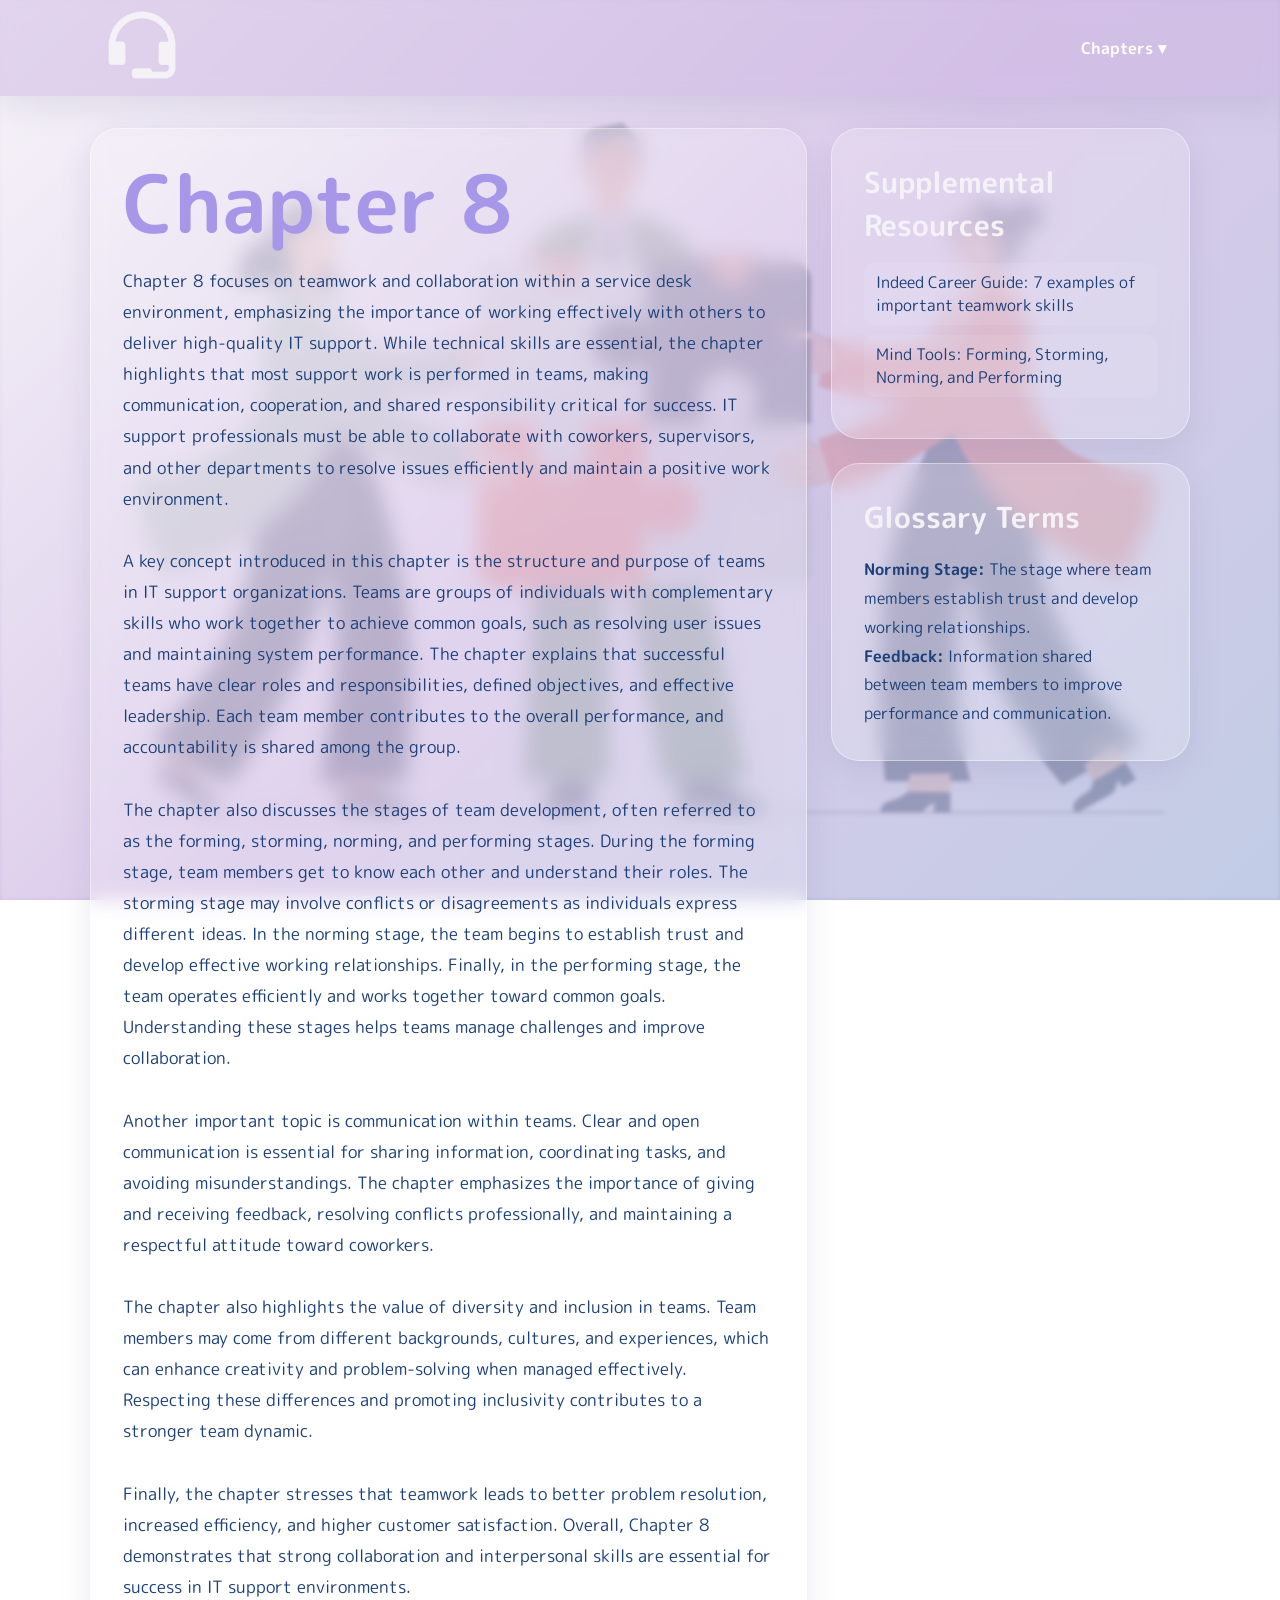
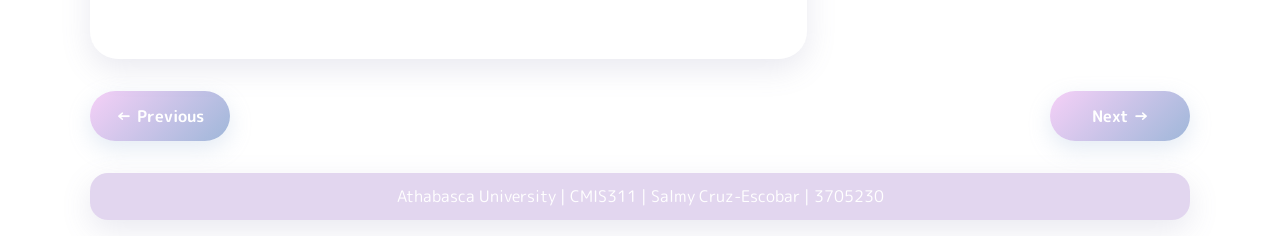
<file: Chapters/Chapter8.html>
<!DOCTYPE html>
<html lang="en">
<head>
  <link rel="icon" href="../favicon.ico">
  <meta charset="UTF-8" />
  <meta http-equiv="X-UA-Compatible" content="IE=edge" />
  <meta name="viewport" content="width=device-width, initial-scale=1.0" />
  <title>Chapter 8</title>
  <link rel="stylesheet" href="../Styling/chapters/Chapter8.css" />
  <link rel="stylesheet" href="https://fonts.googleapis.com/css?family=M+PLUS+Rounded+1c" />
</head>

<body>
  <header>
    <nav>
      <a href="../index.html">
        <img src="../images/Logo_pearly-white.png" alt="MySite logo" class="Logo1Clean" />
      </a>
      <ul>
        <li class="dropdown">
          <button class="dropdown-toggle" type="button">Chapters ▾</button>
          <ul class="dropdown-menu">
            <li><a href="Chapter1.html">Chapter 1</a></li>
            <li><a href="Chapter2.html">Chapter 2</a></li>
            <li><a href="Chapter3.html">Chapter 3</a></li>
            <li><a href="Chapter4.html">Chapter 4</a></li>
            <li><a href="Chapter5.html">Chapter 5</a></li>
            <li><a href="Chapter6.html">Chapter 6</a></li>
            <li><a href="Chapter7.html">Chapter 7</a></li>
            <li><a href="Chapter8.html">Chapter 8</a></li>
            <li><a href="Chapter9.html">Chapter 9</a></li>
          </ul>
        </li>
      </ul>
    </nav>
  </header>

  <div class="page-width">
    <main id="home" class="hero">
      <section class="hero-text">
        <h1><span>Chapter 8</span></h1>
        <p>
          Chapter 8 focuses on teamwork and collaboration within a service desk environment, 
          emphasizing the importance of working effectively with others to deliver high-quality IT support. 
          While technical skills are essential, the chapter highlights that most support work is performed in teams, 
          making communication, cooperation, and shared responsibility critical for success. 
          IT support professionals must be able to collaborate with coworkers, supervisors, 
          and other departments to resolve issues efficiently and maintain a positive work environment.
          <br>
          <br>
          A key concept introduced in this chapter is the structure and purpose of teams in IT support organizations. 
          Teams are groups of individuals with complementary skills who work together to achieve common goals, 
          such as resolving user issues and maintaining system performance. 
          The chapter explains that successful teams have clear roles and responsibilities, 
          defined objectives, and effective leadership. 
          Each team member contributes to the overall performance, and accountability is shared among the group.
          <br>
          <br>
          The chapter also discusses the stages of team development, often referred to as the forming, storming, norming, 
          and performing stages. 
          During the forming stage, team members get to know each other and understand their roles. 
          The storming stage may involve conflicts or disagreements as individuals express different ideas. 
          In the norming stage, the team begins to establish trust and develop effective working relationships. 
          Finally, in the performing stage, the team operates efficiently and works together toward common goals. 
          Understanding these stages helps teams manage challenges and improve collaboration.
          <br>
          <br>
          Another important topic is communication within teams. 
          Clear and open communication is essential for sharing information, coordinating tasks, and avoiding misunderstandings. 
          The chapter emphasizes the importance of giving and receiving feedback, resolving conflicts professionally, 
          and maintaining a respectful attitude toward coworkers.
          <br>
          <br>
          The chapter also highlights the value of diversity and inclusion in teams. 
          Team members may come from different backgrounds, cultures, and experiences, 
          which can enhance creativity and problem-solving when managed effectively. 
          Respecting these differences and promoting inclusivity contributes to a stronger team dynamic.
          <br>
          <br>
          Finally, the chapter stresses that teamwork leads to better problem resolution, increased efficiency, 
          and higher customer satisfaction. 
          Overall, Chapter 8 demonstrates that strong collaboration and interpersonal skills are essential for success in IT support environments.
        </p>
      </section>

      <div class="side-column">
        <aside class="side-block">
          <h2>Supplemental Resources</h2>
          <ul class="quick-links">
            <li><a href="https://www.indeed.com/career-advice/career-development/teamwork-skills" target="_blank">Indeed Career Guide: 7 examples of important teamwork skills</a></li>
            <li><a href="https://www.mindtools.com/abyj5fi/forming-storming-norming-and-performing/" target="_blank">Mind Tools: Forming, Storming, Norming, and Performing</a></li>
          </ul>
        </aside>

        <aside class="side-block secondary-block">
          <h2>Glossary Terms</h2>
          <p>
            <strong>Norming Stage:</strong> The stage where team members establish trust and develop working relationships.
            <br>
            <strong>Feedback:</strong> Information shared between team members to improve performance and communication.
          </p>
        </aside>
      </div>
    </main>

    <div class="chapter-nav">
      <a href="Chapter7.html" class="nav-btn">← Previous</a>
      <a href="Chapter9.html" class="nav-btn">Next →</a>
    </div>
  </div>

  <footer id="contact">
    <p>Athabasca University | CMIS311 | Salmy Cruz-Escobar | 3705230</p>
  </footer>
</body>
</html>
</file>
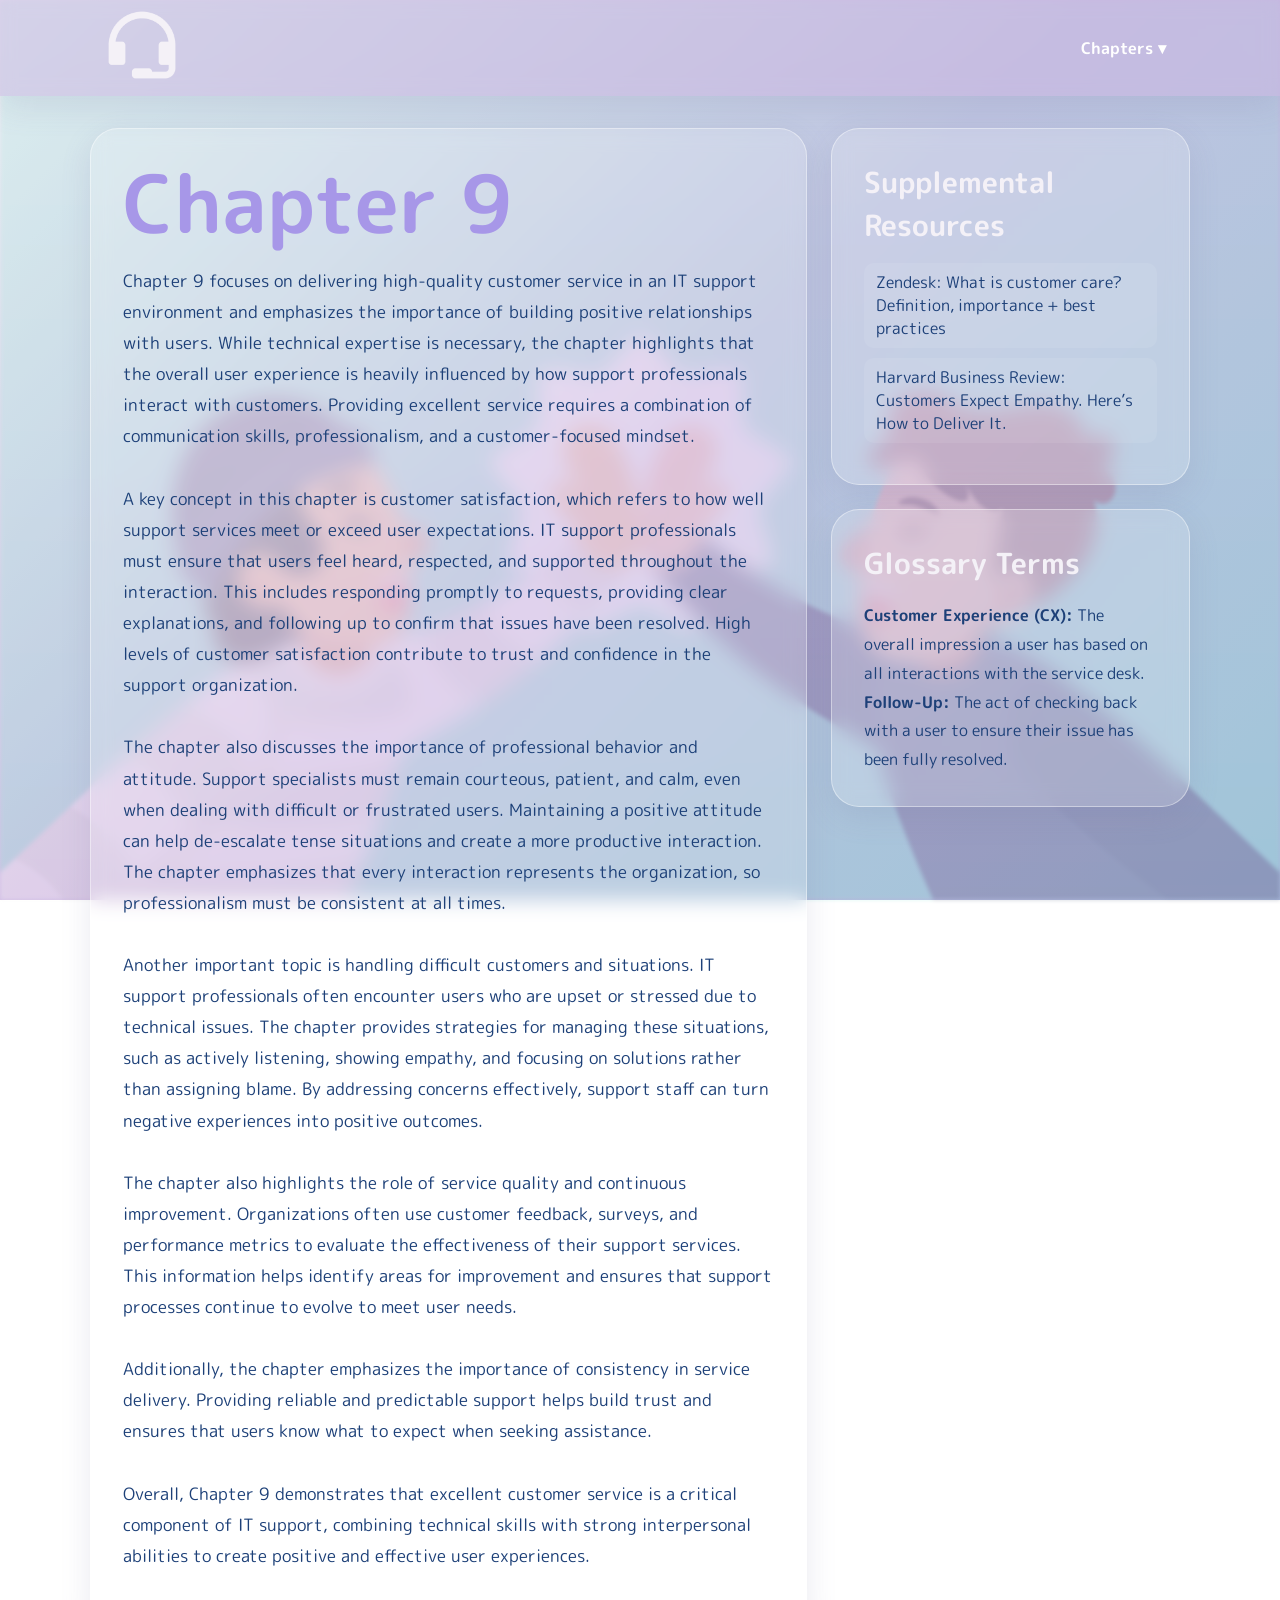
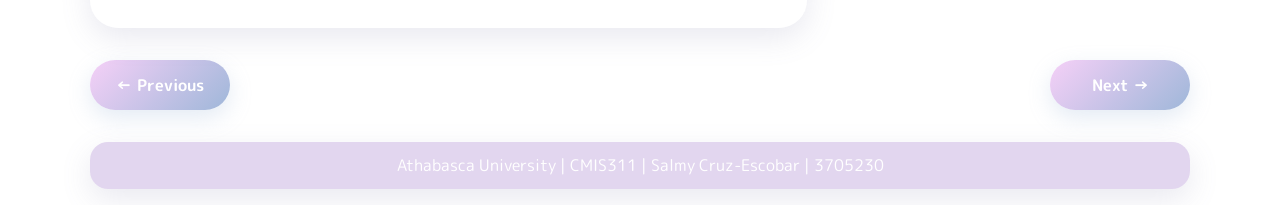
<file: Chapters/Chapter9.html>
<!DOCTYPE html>
<html lang="en">
<head>
  <link rel="icon" href="../favicon.ico">
  <meta charset="UTF-8" />
  <meta http-equiv="X-UA-Compatible" content="IE=edge" />
  <meta name="viewport" content="width=device-width, initial-scale=1.0" />
  <title>Chapter 9</title>
  <link rel="stylesheet" href="../Styling/chapters/Chapter9.css" />
  <link rel="stylesheet" href="https://fonts.googleapis.com/css?family=M+PLUS+Rounded+1c" />
</head>

<body>
  <header>
    <nav>
      <a href="../index.html">
        <img src="../images/Logo_pearly-white.png" alt="MySite logo" class="Logo1Clean" />
      </a>
      <ul>
        <li class="dropdown">
          <button class="dropdown-toggle" type="button">Chapters ▾</button>
          <ul class="dropdown-menu">
            <li><a href="Chapter1.html">Chapter 1</a></li>
            <li><a href="Chapter2.html">Chapter 2</a></li>
            <li><a href="Chapter3.html">Chapter 3</a></li>
            <li><a href="Chapter4.html">Chapter 4</a></li>
            <li><a href="Chapter5.html">Chapter 5</a></li>
            <li><a href="Chapter6.html">Chapter 6</a></li>
            <li><a href="Chapter7.html">Chapter 7</a></li>
            <li><a href="Chapter8.html">Chapter 8</a></li>
            <li><a href="Chapter9.html">Chapter 9</a></li>
          </ul>
        </li>
      </ul>
    </nav>
  </header>

  <div class="page-width">
    <main id="home" class="hero">
      <section class="hero-text">
        <h1><span>Chapter 9</span></h1>
        <p>
          Chapter 9 focuses on delivering high-quality customer service in an IT support environment and 
          emphasizes the importance of building positive relationships with users. 
          While technical expertise is necessary, 
          the chapter highlights that the overall user experience is heavily influenced by how support professionals interact with customers. 
          Providing excellent service requires a combination of communication skills, professionalism, and a customer-focused mindset.
          <br>
          <br>
          A key concept in this chapter is customer satisfaction, which refers to how well support services meet or exceed user expectations. 
          IT support professionals must ensure that users feel heard, respected, and supported throughout the interaction. 
          This includes responding promptly to requests, providing clear explanations, 
          and following up to confirm that issues have been resolved. 
          High levels of customer satisfaction contribute to trust and confidence in the support organization.
          <br>
          <br>
          The chapter also discusses the importance of professional behavior and attitude. 
          Support specialists must remain courteous, patient, and calm, even when dealing with difficult or frustrated users. 
          Maintaining a positive attitude can help de-escalate tense situations and create a more productive interaction. 
          The chapter emphasizes that every interaction represents the organization, so professionalism must be consistent at all times.
          <br>
          <br>
          Another important topic is handling difficult customers and situations. 
          IT support professionals often encounter users who are upset or stressed due to technical issues. 
          The chapter provides strategies for managing these situations, such as actively listening, showing empathy, 
          and focusing on solutions rather than assigning blame. 
          By addressing concerns effectively, support staff can turn negative experiences into positive outcomes.
          <br>
          <br>
          The chapter also highlights the role of service quality and continuous improvement. 
          Organizations often use customer feedback, surveys, and performance metrics to evaluate the effectiveness of their support services. 
          This information helps identify areas for improvement and ensures that support processes continue to evolve to meet user needs.
          <br>
          <br>
          Additionally, the chapter emphasizes the importance of consistency in service delivery. 
          Providing reliable and predictable support helps build trust and ensures that users know what to expect when seeking assistance.
          <br>
          <br>
          Overall, Chapter 9 demonstrates that excellent customer service is a critical component of IT support, 
          combining technical skills with strong interpersonal abilities to create positive and effective user experiences.
        </p>
      </section>

      <div class="side-column">
        <aside class="side-block">
          <h2>Supplemental Resources</h2>
          <ul class="quick-links">
            <li><a href="https://www.zendesk.com/blog/customer-service/satisfaction/guide-putting-care-back-customer-care/" target="_blank">Zendesk: What is customer care? Definition, importance + best practices</a></li>
            <li><a href="https://hbr.org/2025/11/customers-expect-empathy-heres-how-to-deliver-it" target="_blank">Harvard Business Review: Customers Expect Empathy. Here’s How to Deliver It.</a></li>
          </ul>
        </aside>

        <aside class="side-block secondary-block">
          <h2>Glossary Terms</h2>
          <p>
            <strong>Customer Experience (CX):</strong> The overall impression a user has based on all interactions with the service desk.
            <br>
            <strong>Follow-Up:</strong> The act of checking back with a user to ensure their issue has been fully resolved.
          </p>
        </aside>
      </div>
    </main>

    <div class="chapter-nav">
      <a href="Chapter8.html" class="nav-btn">← Previous</a>
      <a href="../index.html" class="nav-btn">Next →</a>
    </div>
  </div>

  <footer id="contact">
    <p>Athabasca University | CMIS311 | Salmy Cruz-Escobar | 3705230</p>
  </footer>
</body>
</html>
</file>
<file: Styling/index.css>
:root {
  --lavender: #cbb4e2;
  --pastel-blue: #9fb7d9;
  --pearl-white: #f4f1f7;
  --muted-teal: #a8c6d0;
  --icy-aqua: #c7e3ea;
  --accent-pink: #f5d0f7;

  --teal: #86f0ef;
  --purple: #a797e8;

  --text-dark: #1d4078;
  --white: #ffffff;

  --header-glass: rgba(203, 180, 226, 0.5);
  --card-glass: rgba(255, 255, 255, 0.18);
  --card-border: rgba(255, 255, 255, 0.42);

  --shadow: 0 10px 30px rgba(120, 120, 160, 0.16);
  --glow: 0 0 18px rgba(245, 208, 247, 0.55),
          0 0 28px rgba(159, 183, 217, 0.35),
          0 0 42px rgba(199, 227, 234, 0.28);
}

* {
  margin: 0;
  padding: 0;
  box-sizing: border-box;
  font-family: "M PLUS Rounded 1c", sans-serif;
}

html {
  scroll-behavior: smooth;
}

/* 🌈 Animated background */
body {
  min-height: 100vh;
  display: flex;
  flex-direction: column;
  color: var(--text-dark);
  background: linear-gradient(
    135deg,
    #f4f1f7 0%,
    #cbb4e2 20%,
    #9fb7d9 45%,
    #c7e3ea 65%,
    #f5d0f7 82%,
    #f4f1f7 100%
  );
  background-size: 250% 250%;
  background-attachment: fixed;
  animation: auroraFlow 18s ease-in-out infinite;
}

@keyframes auroraFlow {
  0% { background-position: 0% 50%; }
  50% { background-position: 100% 50%; }
  100% { background-position: 0% 50%; }
}

/* ✨ Glow overlay */
body::before {
  content: "";
  position: fixed;
  inset: 0;

  background:
    linear-gradient(
      rgba(255, 255, 255, 0.35),
      rgba(255, 255, 255, 0.15)
    ),
    url("../images/pexels-tima-miroshnichenko-5453824.jpg") center / cover no-repeat;

  opacity: 0.3; /* 🔥 adjust this */
  z-index: -1;
  pointer-events: none;

  filter: blur(2px) saturate(120%);
}

/* Header */
header {
  background: var(--header-glass);
  backdrop-filter: blur(8px);
  -webkit-backdrop-filter: blur(8px);
  box-shadow: var(--shadow);
  position: sticky;
  top: 0;
  z-index: 1000;
}

header nav {
  display: flex;
  width: 84%;
  margin: auto;
  padding: 5px 0;
  align-items: center;
  justify-content: space-between;
}

header img {
  width: 5rem;
  height: auto;
}

header nav ul {
  display: flex;
  gap: 0.8rem;
  flex-wrap: wrap;
}

header nav ul li {
  list-style: none;
}

header nav ul li a {
  color: var(--white);
  text-decoration: none;
  font-weight: bold;
  transition: 0.25s ease;
}

header nav ul li a:hover {
  color: var(--accent-pink);
}

/* Dropdown */
.dropdown {
  position: relative;
}

.dropdown-toggle {
  background: none;
  border: none;
  color: var(--white);
  font-weight: bold;
  font-size: 1rem;
  cursor: pointer;
  padding: 0.4rem 0.75rem;
  border-radius: 12px;
  transition: 0.25s ease;
  font-family: "M PLUS Rounded 1c", sans-serif;
}

.dropdown-toggle:hover {
  color: var(--accent-pink);
  background: rgba(255, 255, 255, 0.12);
}

.dropdown-menu {
  position: absolute;
  top: 120%;
  right: 0;
  min-width: 180px;
  background: rgba(255, 255, 255, 0.375);
  border: 1px solid rgba(255, 255, 255, 0.527);
  border-radius: 18px;
  backdrop-filter: blur(12px);
  -webkit-backdrop-filter: blur(12px);
  box-shadow: rgba(255, 255, 255, 0.636);
  padding: 0.5rem 0;
  display: none;
  flex-direction: column;
  z-index: 2000;
}

.dropdown-menu li {
  list-style: none;
}

.dropdown-menu li a {
  display: block;
  padding: 0.75rem 1rem;
  color: var(--pastel-blue);
  text-decoration: none;
  font-weight: 600;
  transition: 0.25s ease;
}

.dropdown-menu li a:hover {
  background: rgba(255, 255, 255, 0.12);
  color: var(--lavender);
}

/* Show menu on hover */
.dropdown:hover .dropdown-menu {
  display: flex;
}

/* Show menu when clicked/focused */
.dropdown:focus-within .dropdown-menu {
  display: flex;
}

/* Layout */
.page-width {
  width: min(1100px, 92%);
  margin: 0 auto;
  display: grid;
  grid-template-columns: repeat(3, 1fr);
  gap: 1.5rem;
  flex: 1;
}

/* Hero */
.hero {
  grid-column: 1 / -1;
  display: contents;
}

.hero-text {
  grid-column: 1 / -1;
  margin-top: 2rem;
  padding: 2rem;
  border-radius: 28px;
  background: var(--card-glass);
  border: 1px solid var(--card-border);
  backdrop-filter: blur(10px);
  box-shadow: var(--shadow);
}

.hero-text h1 {
  font-size: clamp(2.8rem, 7vw, 5rem);
  line-height: 1.05;
  color: var(--pearl-white);
  margin-bottom: 1.25rem;
}

.hero-text h1 span {
  color: var(--accent-pink);
}

.hero-text p {
  font-size: 1.08rem;
  line-height: 1.8;
  margin-bottom: 1.5rem;
}

.hero-text p span {
  color: var(--lavender);
  font-weight: 700;
}

/* Button */
.btn {
  display: inline-block;
  background: linear-gradient(135deg, var(--accent-pink), var(--pastel-blue));
  color: var(--white);
  text-decoration: none;
  padding: 0.85rem 1.4rem;
  border-radius: 999px;
  font-weight: 700;
  box-shadow: 0 8px 22px rgba(159, 183, 217, 0.28);
  transition: 0.25s ease;
}

.btn:hover {
  transform: translateY(-2px);
  box-shadow: 0 12px 28px rgba(203, 180, 226, 0.32);
}

/* Cards */
.chapters {
  grid-column: 1 / -1;
  display: grid;
  grid-template-columns: repeat(3, 1fr);
  gap: 1.5rem;
  margin-bottom: 2rem;
}

.card-link {
  text-decoration: none;
  color: inherit;
}

.card {
  position: relative;
  overflow: hidden;
  background: rgba(255, 255, 255, 0.24);
  border: 1px solid rgba(255, 255, 255, 0.42);
  border-radius: 24px;
  padding: 1.5rem;
  backdrop-filter: blur(10px);
  box-shadow: var(--shadow);
  transition: 0.35s ease;
}

/* Glow layer */
.card::before {
  content: "";
  position: absolute;
  inset: -2px;
  border-radius: inherit;
  background: linear-gradient(
    135deg,
    rgba(245, 208, 247, 0.38),
    rgba(159, 183, 217, 0.22),
    rgba(199, 227, 234, 0.32)
  );
  opacity: 0;
  transition: 0.35s ease;
}

.card:hover {
  transform: translateY(-10px) scale(1.025);
  background: rgba(255, 255, 255, 0.32);
  box-shadow: var(--shadow), var(--glow);
}

.card:hover::before {
  opacity: 1;
}

.card h3 {
  color: var(--purple);
  margin-bottom: 0.75rem;
  transition: 0.3s;
}

.card:hover h3 {
  color: var(--pearl-white);
}

.card p {
  transition: 0.3s;
}

.card:hover p {
  transform: translateY(-2px);
}

/* Footer */
footer {
  position: sticky;
  bottom: 1rem;
  width: min(1100px, 92%);
  margin: 1rem auto;
  text-align: center;
  background: rgba(203, 180, 226, 0.55);
  color: var(--white);
  padding: 0.75rem;
  border-radius: 18px;
  backdrop-filter: blur(10px);
  box-shadow: var(--shadow);
}

/* Tablet */
@media (max-width: 900px) {
  .page-width {
    grid-template-columns: repeat(2, 1fr);
  }

  .chapters {
    grid-template-columns: repeat(2, 1fr);
  }
}

/* Phone */
@media (max-width: 600px) {
  .page-width {
    grid-template-columns: 1fr;
  }

  .chapters {
    grid-template-columns: 1fr;
  }
}
</file>
<file: Styling/chapters/Chapter1.css>
:root {
  --lavender: #cbb4e2;
  --pastel-blue: #9fb7d9;
  --pearl-white: #f4f1f7;
  --muted-teal: #a8c6d0;
  --icy-aqua: #c7e3ea;
  --accent-pink: #f5d0f7;

  --teal: #86f0ef;
  --purple: #a797e8;

  --text-dark: #1d4078;
  --white: #ffffff;

  --header-glass: rgba(203, 180, 226, 0.5);
  --card-glass: rgba(255, 255, 255, 0.18);
  --card-border: rgba(255, 255, 255, 0.42);

  --shadow: 0 10px 30px rgba(120, 120, 160, 0.16);
  --glow: 0 0 18px rgba(245, 208, 247, 0.55),
          0 0 28px rgba(159, 183, 217, 0.35),
          0 0 42px rgba(199, 227, 234, 0.28);
}

* {
  margin: 0;
  padding: 0;
  box-sizing: border-box;
  font-family: "M PLUS Rounded 1c", sans-serif;
}

html {
  scroll-behavior: smooth;
}

/* Background */
body {
  min-height: 100vh;
  display: flex;
  flex-direction: column;
  color: var(--text-dark);
  background: linear-gradient(
    135deg,
    #f4f1f7 0%,
    #cbb4e2 20%,
    #9fb7d9 45%,
    #c7e3ea 65%,
    #f5d0f7 82%,
    #f4f1f7 100%
  );
  background-size: 250% 250%;
  background-attachment: fixed;
  animation: auroraFlow 18s ease-in-out infinite;
}

@keyframes auroraFlow {
  0% { background-position: 0% 50%; }
  50% { background-position: 100% 50%; }
  100% { background-position: 0% 50%; }
}

body::before {
  content: "";
  position: fixed;
  inset: 0;
  background:
    linear-gradient(
      rgba(255, 255, 255, 0.35),
      rgba(255, 255, 255, 0.15)
    ),
    url("../../images/umm-e-hani-ali-MGbGw74KXG4-unsplash.jpg") center / cover no-repeat;
  opacity: 0.3;
  z-index: -1;
  pointer-events: none;
  filter: blur(2px) saturate(120%);
}

/* Header */
header {
  background: var(--header-glass);
  backdrop-filter: blur(8px);
  -webkit-backdrop-filter: blur(8px);
  box-shadow: var(--shadow);
  position: sticky;
  top: 0;
  z-index: 1000;
}

header nav {
  display: flex;
  width: 84%;
  margin: auto;
  padding: 5px 0;
  align-items: center;
  justify-content: space-between;
}

header img {
  width: 5rem;
  height: auto;
}

header nav ul {
  display: flex;
  gap: 0.8rem;
  flex-wrap: wrap;
}

header nav ul li {
  list-style: none;
}

header nav ul li a {
  color: var(--pearl-white);
  text-decoration: none;
  font-weight: bold;
  transition: 0.25s ease;
}

header nav ul li a:hover {
  color: var(--accent-pink);
}

/* Dropdown */
.dropdown {
  position: relative;
}

.dropdown-toggle {
  background: none;
  border: none;
  color: var(--white);
  font-weight: bold;
  font-size: 1rem;
  cursor: pointer;
  padding: 0.4rem 0.75rem;
  border-radius: 12px;
  transition: 0.25s ease;
  font-family: "M PLUS Rounded 1c", sans-serif;
}

.dropdown-toggle:hover {
  color: var(--accent-pink);
  background: rgba(255, 255, 255, 0.12);
}

.dropdown-menu {
  position: absolute;
  top: 120%;
  right: 0;
  min-width: 180px;
  background: rgba(255, 255, 255, 0.375);
  border: 1px solid rgba(255, 255, 255, 0.527);
  border-radius: 18px;
  backdrop-filter: blur(12px);
  -webkit-backdrop-filter: blur(12px);
  box-shadow: rgba(255, 255, 255, 0.636);
  padding: 0.5rem 0;
  display: none;
  flex-direction: column;
  z-index: 2000;
}

.dropdown-menu li {
  list-style: none;
}

.dropdown-menu li a {
  display: block;
  padding: 0.75rem 1rem;
  color: var(--pastel-blue);
  text-decoration: none;
  font-weight: 600;
  transition: 0.25s ease;
}

.dropdown-menu li a:hover {
  background: rgba(255, 255, 255, 0.12);
  color: var(--lavender);
}

.dropdown:hover .dropdown-menu {
  display: flex;
}

.dropdown:focus-within .dropdown-menu {
  display: flex;
}

/* Layout */
.page-width {
  width: min(1100px, 92%);
  margin: 0 auto;
  flex: 1;
  display: flex;
  flex-direction: column;
}

.hero {
  display: grid;
  grid-template-columns: minmax(0, 2fr) minmax(280px, 1fr);
  gap: 1.5rem;
  align-items: stretch;
  margin-top: 2rem;
  margin-bottom: 2rem;
}

.hero-text,
.side-block {
  width: 100%;
  padding: 2rem;
  border-radius: 28px;
  background: var(--card-glass);
  border: 1px solid var(--card-border);
  backdrop-filter: blur(10px);
  -webkit-backdrop-filter: blur(10px);
  box-shadow: var(--shadow);
}

.hero-text {
  min-height: clamp(320px, 50vh, 460px);
}

.hero-text h1 {
  font-size: clamp(2.8rem, 7vw, 5rem);
  line-height: 1.05;
  color: var(--pearl-white);
  margin-bottom: 1.25rem;
}

.hero-text h1 span {
  color: var(--purple);
}

.hero-text p {
  font-size: 1.08rem;
  line-height: 1.8;
  margin-bottom: 1.5rem;
}

.side-column {
  display: flex;
  flex-direction: column;
  gap: 1.5rem;
}

.side-block {
  min-height: 220px;
}

.side-block h2 {
  font-size: 1.8rem;
  color: var(--pearl-white);
  margin-bottom: 1rem;
}

.side-block p {
  font-size: 1rem;
  line-height: 1.8;
}

.secondary-block {
  min-height: 180px;
}

.quick-links {
  list-style: none;
  padding: 0;
}

.quick-links li {
  margin-bottom: 0.6rem;
}

.quick-links a {
  color: var(--text-dark);
  text-decoration: none;
  font-weight: auto;
  transition: 0.25s ease;
  display: block;
  padding: 0.5rem 0.75rem;
  border-radius: 10px;
  background: rgba(255, 255, 255, 0.08);
}

.quick-links a:hover {
  background: rgba(255, 255, 255, 0.18);
  color: var(--purple);
  text-decoration: underline;
}

/* Chapter nav buttons */
.chapter-nav {
  display: flex;
  justify-content: space-between;
  gap: 1rem;
  margin-top: auto;
  margin-bottom: 1rem;
}

.nav-btn {
  display: inline-block;
  min-width: 140px;
  text-align: center;
  text-decoration: none;
  color: var(--white);
  background: linear-gradient(135deg, var(--accent-pink), var(--pastel-blue));
  padding: 0.85rem 1.4rem;
  border-radius: 999px;
  font-weight: 700;
  box-shadow: 0 8px 22px rgba(159, 183, 217, 0.28);
  transition: 0.25s ease;
}

.nav-btn:hover {
  transform: translateY(-2px);
  box-shadow: 0 12px 28px rgba(203, 180, 226, 0.32);
}

/* Footer */
footer {
  width: min(1100px, 92%);
  margin: 1rem auto;
  text-align: center;
  background: rgba(203, 180, 226, 0.55);
  color: var(--white);
  padding: 0.75rem;
  border-radius: 18px;
  backdrop-filter: blur(10px);
  -webkit-backdrop-filter: blur(10px);
  box-shadow: var(--shadow);
}

/* Responsive */
@media (max-width: 900px) {
  .hero {
    grid-template-columns: 1fr;
  }

  .hero-text,
  .side-block {
    min-height: auto;
  }
}

@media (max-width: 600px) {
  header nav {
    width: 92%;
  }

  header img {
    width: 78px;
  }

  .hero {
    margin-top: 2rem;
    gap: 1rem;
  }

  .hero-text,
  .side-block {
    padding: 1.25rem;
    border-radius: 22px;
  }

  .hero-text h1 {
    font-size: clamp(2.2rem, 10vw, 3.4rem);
  }

  .hero-text p,
  .side-block p {
    font-size: 0.98rem;
    line-height: 1.7;
  }

  .side-block h2 {
    font-size: 1.5rem;
  }

  .chapter-nav {
    flex-direction: column;
  }

  .nav-btn {
    width: 100%;
  }
}
</file>
<file: Styling/chapters/Chapter2.css>
:root {
  --lavender: #cbb4e2;
  --pastel-blue: #9fb7d9;
  --pearl-white: #f4f1f7;
  --muted-teal: #a8c6d0;
  --icy-aqua: #c7e3ea;
  --accent-pink: #f5d0f7;

  --teal: #86f0ef;
  --purple: #a797e8;

  --text-dark: #1d4078;
  --white: #ffffff;

  --header-glass: rgba(203, 180, 226, 0.5);
  --card-glass: rgba(255, 255, 255, 0.18);
  --card-border: rgba(255, 255, 255, 0.42);

  --shadow: 0 10px 30px rgba(120, 120, 160, 0.16);
  --glow: 0 0 18px rgba(245, 208, 247, 0.55),
          0 0 28px rgba(159, 183, 217, 0.35),
          0 0 42px rgba(199, 227, 234, 0.28);
}

* {
  margin: 0;
  padding: 0;
  box-sizing: border-box;
  font-family: "M PLUS Rounded 1c", sans-serif;
}

html {
  scroll-behavior: smooth;
}

/* Background */
body {
  min-height: 100vh;
  display: flex;
  flex-direction: column;
  color: var(--text-dark);
  background: linear-gradient(
    135deg,
    #f4f1f7 0%,
    #cbb4e2 20%,
    #9fb7d9 45%,
    #c7e3ea 65%,
    #f5d0f7 82%,
    #f4f1f7 100%
  );
  background-size: 250% 250%;
  background-attachment: fixed;
  animation: auroraFlow 18s ease-in-out infinite;
}

@keyframes auroraFlow {
  0% { background-position: 0% 50%; }
  50% { background-position: 100% 50%; }
  100% { background-position: 0% 50%; }
}

body::before {
  content: "";
  position: fixed;
  inset: 0;
  background:
    linear-gradient(
      rgba(255, 255, 255, 0.35),
      rgba(255, 255, 255, 0.15)
    ),
    url("../../images/sayyam-abbasi-CDxeJHOaLGE-unsplash.jpg") center / cover no-repeat;
  opacity: 0.3;
  z-index: -1;
  pointer-events: none;
  filter: blur(2px) saturate(120%);
}

/* Header */
header {
  background: var(--header-glass);
  backdrop-filter: blur(8px);
  -webkit-backdrop-filter: blur(8px);
  box-shadow: var(--shadow);
  position: sticky;
  top: 0;
  z-index: 1000;
}

header nav {
  display: flex;
  width: 84%;
  margin: auto;
  padding: 5px 0;
  align-items: center;
  justify-content: space-between;
}

header img {
  width: 5rem;
  height: auto;
}

header nav ul {
  display: flex;
  gap: 0.8rem;
  flex-wrap: wrap;
}

header nav ul li {
  list-style: none;
}

header nav ul li a {
  color: var(--pearl-white);
  text-decoration: none;
  font-weight: bold;
  transition: 0.25s ease;
}

header nav ul li a:hover {
  color: var(--accent-pink);
}

/* Dropdown */
.dropdown {
  position: relative;
}

.dropdown-toggle {
  background: none;
  border: none;
  color: var(--white);
  font-weight: bold;
  font-size: 1rem;
  cursor: pointer;
  padding: 0.4rem 0.75rem;
  border-radius: 12px;
  transition: 0.25s ease;
  font-family: "M PLUS Rounded 1c", sans-serif;
}

.dropdown-toggle:hover {
  color: var(--accent-pink);
  background: rgba(255, 255, 255, 0.12);
}

.dropdown-menu {
  position: absolute;
  top: 120%;
  right: 0;
  min-width: 180px;
  background: rgba(255, 255, 255, 0.375);
  border: 1px solid rgba(255, 255, 255, 0.527);
  border-radius: 18px;
  backdrop-filter: blur(12px);
  -webkit-backdrop-filter: blur(12px);
  box-shadow: rgba(255, 255, 255, 0.636);
  padding: 0.5rem 0;
  display: none;
  flex-direction: column;
  z-index: 2000;
}

.dropdown-menu li {
  list-style: none;
}

.dropdown-menu li a {
  display: block;
  padding: 0.75rem 1rem;
  color: var(--pastel-blue);
  text-decoration: none;
  font-weight: 600;
  transition: 0.25s ease;
}

.dropdown-menu li a:hover {
  background: rgba(255, 255, 255, 0.12);
  color: var(--lavender);
}

.dropdown:hover .dropdown-menu {
  display: flex;
}

.dropdown:focus-within .dropdown-menu {
  display: flex;
}

/* Layout */
.page-width {
  width: min(1100px, 92%);
  margin: 0 auto;
  flex: 1;
  display: flex;
  flex-direction: column;
}

.hero {
  display: grid;
  grid-template-columns: minmax(0, 2fr) minmax(280px, 1fr);
  gap: 1.5rem;
  align-items: stretch;
  margin-top: 2rem;
  margin-bottom: 2rem;
}

.hero-text,
.side-block {
  width: 100%;
  padding: 2rem;
  border-radius: 28px;
  background: var(--card-glass);
  border: 1px solid var(--card-border);
  backdrop-filter: blur(10px);
  -webkit-backdrop-filter: blur(10px);
  box-shadow: var(--shadow);
}

.hero-text {
  min-height: clamp(320px, 50vh, 460px);
}

.hero-text h1 {
  font-size: clamp(2.8rem, 7vw, 5rem);
  line-height: 1.05;
  color: var(--pearl-white);
  margin-bottom: 1.25rem;
}

.hero-text h1 span {
  color: var(--purple);
}

.hero-text p {
  font-size: 1.08rem;
  line-height: 1.8;
  margin-bottom: 1.5rem;
}

.side-column {
  display: flex;
  flex-direction: column;
  gap: 1.5rem;
}

.side-block {
  min-height: 220px;
}

.side-block h2 {
  font-size: 1.8rem;
  color: var(--pearl-white);
  margin-bottom: 1rem;
}

.side-block p {
  font-size: 1rem;
  line-height: 1.8;
}

.secondary-block {
  min-height: 180px;
}

.quick-links {
  list-style: none;
  padding: 0;
}

.quick-links li {
  margin-bottom: 0.6rem;
}

.quick-links a {
  color: var(--text-dark);
  text-decoration: none;
  font-weight: auto;
  transition: 0.25s ease;
  display: block;
  padding: 0.5rem 0.75rem;
  border-radius: 10px;
  background: rgba(255, 255, 255, 0.08);
}

.quick-links a:hover {
  background: rgba(255, 255, 255, 0.18);
  color: var(--purple);
  text-decoration: underline;
}

/* Chapter nav buttons */
.chapter-nav {
  display: flex;
  justify-content: space-between;
  gap: 1rem;
  margin-top: auto;
  margin-bottom: 1rem;
}

.nav-btn {
  display: inline-block;
  min-width: 140px;
  text-align: center;
  text-decoration: none;
  color: var(--white);
  background: linear-gradient(135deg, var(--accent-pink), var(--pastel-blue));
  padding: 0.85rem 1.4rem;
  border-radius: 999px;
  font-weight: 700;
  box-shadow: 0 8px 22px rgba(159, 183, 217, 0.28);
  transition: 0.25s ease;
}

.nav-btn:hover {
  transform: translateY(-2px);
  box-shadow: 0 12px 28px rgba(203, 180, 226, 0.32);
}

/* Footer */
footer {
  width: min(1100px, 92%);
  margin: 1rem auto;
  text-align: center;
  background: rgba(203, 180, 226, 0.55);
  color: var(--white);
  padding: 0.75rem;
  border-radius: 18px;
  backdrop-filter: blur(10px);
  -webkit-backdrop-filter: blur(10px);
  box-shadow: var(--shadow);
}

/* Responsive */
@media (max-width: 900px) {
  .hero {
    grid-template-columns: 1fr;
  }

  .hero-text,
  .side-block {
    min-height: auto;
  }
}

@media (max-width: 600px) {
  header nav {
    width: 92%;
  }

  header img {
    width: 78px;
  }

  .hero {
    margin-top: 2rem;
    gap: 1rem;
  }

  .hero-text,
  .side-block {
    padding: 1.25rem;
    border-radius: 22px;
  }

  .hero-text h1 {
    font-size: clamp(2.2rem, 10vw, 3.4rem);
  }

  .hero-text p,
  .side-block p {
    font-size: 0.98rem;
    line-height: 1.7;
  }

  .side-block h2 {
    font-size: 1.5rem;
  }

  .chapter-nav {
    flex-direction: column;
  }

  .nav-btn {
    width: 100%;
  }
}
</file>
<file: Styling/chapters/Chapter3.css>
:root {
  --lavender: #cbb4e2;
  --pastel-blue: #9fb7d9;
  --pearl-white: #f4f1f7;
  --muted-teal: #a8c6d0;
  --icy-aqua: #c7e3ea;
  --accent-pink: #f5d0f7;

  --teal: #86f0ef;
  --purple: #a797e8;

  --text-dark: #1d4078;
  --white: #ffffff;

  --header-glass: rgba(203, 180, 226, 0.5);
  --card-glass: rgba(255, 255, 255, 0.18);
  --card-border: rgba(255, 255, 255, 0.42);

  --shadow: 0 10px 30px rgba(120, 120, 160, 0.16);
  --glow: 0 0 18px rgba(245, 208, 247, 0.55),
          0 0 28px rgba(159, 183, 217, 0.35),
          0 0 42px rgba(199, 227, 234, 0.28);
}

* {
  margin: 0;
  padding: 0;
  box-sizing: border-box;
  font-family: "M PLUS Rounded 1c", sans-serif;
}

html {
  scroll-behavior: smooth;
}

/* Background */
body {
  min-height: 100vh;
  display: flex;
  flex-direction: column;
  color: var(--text-dark);
  background: linear-gradient(
    135deg,
    #f4f1f7 0%,
    #cbb4e2 20%,
    #9fb7d9 45%,
    #c7e3ea 65%,
    #f5d0f7 82%,
    #f4f1f7 100%
  );
  background-size: 250% 250%;
  background-attachment: fixed;
  animation: auroraFlow 18s ease-in-out infinite;
}

@keyframes auroraFlow {
  0% { background-position: 0% 50%; }
  50% { background-position: 100% 50%; }
  100% { background-position: 0% 50%; }
}

body::before {
  content: "";
  position: fixed;
  inset: 0;
  background:
    linear-gradient(
      rgba(255, 255, 255, 0.35),
      rgba(255, 255, 255, 0.15)
    ),
    url("../../images/luky-triohandoko-vpsyXCvVT7Y-unsplash.jpg") center / cover no-repeat;
  opacity: 0.3;
  z-index: -1;
  pointer-events: none;
  filter: blur(2px) saturate(120%);
}

/* Header */
header {
  background: var(--header-glass);
  backdrop-filter: blur(8px);
  -webkit-backdrop-filter: blur(8px);
  box-shadow: var(--shadow);
  position: sticky;
  top: 0;
  z-index: 1000;
}

header nav {
  display: flex;
  width: 84%;
  margin: auto;
  padding: 5px 0;
  align-items: center;
  justify-content: space-between;
}

header img {
  width: 5rem;
  height: auto;
}

header nav ul {
  display: flex;
  gap: 0.8rem;
  flex-wrap: wrap;
}

header nav ul li {
  list-style: none;
}

header nav ul li a {
  color: var(--pearl-white);
  text-decoration: none;
  font-weight: bold;
  transition: 0.25s ease;
}

header nav ul li a:hover {
  color: var(--accent-pink);
}

/* Dropdown */
.dropdown {
  position: relative;
}

.dropdown-toggle {
  background: none;
  border: none;
  color: var(--white);
  font-weight: bold;
  font-size: 1rem;
  cursor: pointer;
  padding: 0.4rem 0.75rem;
  border-radius: 12px;
  transition: 0.25s ease;
  font-family: "M PLUS Rounded 1c", sans-serif;
}

.dropdown-toggle:hover {
  color: var(--accent-pink);
  background: rgba(255, 255, 255, 0.12);
}

.dropdown-menu {
  position: absolute;
  top: 120%;
  right: 0;
  min-width: 180px;
  background: rgba(255, 255, 255, 0.375);
  border: 1px solid rgba(255, 255, 255, 0.527);
  border-radius: 18px;
  backdrop-filter: blur(12px);
  -webkit-backdrop-filter: blur(12px);
  box-shadow: rgba(255, 255, 255, 0.636);
  padding: 0.5rem 0;
  display: none;
  flex-direction: column;
  z-index: 2000;
}

.dropdown-menu li {
  list-style: none;
}

.dropdown-menu li a {
  display: block;
  padding: 0.75rem 1rem;
  color: var(--pastel-blue);
  text-decoration: none;
  font-weight: 600;
  transition: 0.25s ease;
}

.dropdown-menu li a:hover {
  background: rgba(255, 255, 255, 0.12);
  color: var(--lavender);
}

.dropdown:hover .dropdown-menu {
  display: flex;
}

.dropdown:focus-within .dropdown-menu {
  display: flex;
}

/* Layout */
.page-width {
  width: min(1100px, 92%);
  margin: 0 auto;
  flex: 1;
  display: flex;
  flex-direction: column;
}

.hero {
  display: grid;
  grid-template-columns: minmax(0, 2fr) minmax(280px, 1fr);
  gap: 1.5rem;
  align-items: stretch;
  margin-top: 2rem;
  margin-bottom: 2rem;
}

.hero-text,
.side-block {
  width: 100%;
  padding: 2rem;
  border-radius: 28px;
  background: var(--card-glass);
  border: 1px solid var(--card-border);
  backdrop-filter: blur(10px);
  -webkit-backdrop-filter: blur(10px);
  box-shadow: var(--shadow);
}

.hero-text {
  min-height: clamp(320px, 50vh, 460px);
}

.hero-text h1 {
  font-size: clamp(2.8rem, 7vw, 5rem);
  line-height: 1.05;
  color: var(--pearl-white);
  margin-bottom: 1.25rem;
}

.hero-text h1 span {
  color: var(--purple);
}

.hero-text p {
  font-size: 1.08rem;
  line-height: 1.8;
  margin-bottom: 1.5rem;
}

.side-column {
  display: flex;
  flex-direction: column;
  gap: 1.5rem;
}

.side-block {
  min-height: 220px;
}

.side-block h2 {
  font-size: 1.8rem;
  color: var(--pearl-white);
  margin-bottom: 1rem;
}

.side-block p {
  font-size: 1rem;
  line-height: 1.8;
}

.secondary-block {
  min-height: 180px;
}

.quick-links {
  list-style: none;
  padding: 0;
}

.quick-links li {
  margin-bottom: 0.6rem;
}

.quick-links a {
  color: var(--text-dark);
  text-decoration: none;
  font-weight: auto;
  transition: 0.25s ease;
  display: block;
  padding: 0.5rem 0.75rem;
  border-radius: 10px;
  background: rgba(255, 255, 255, 0.08);
}

.quick-links a:hover {
  background: rgba(255, 255, 255, 0.18);
  color: var(--purple);
  text-decoration: underline;
}

/* Chapter nav buttons */
.chapter-nav {
  display: flex;
  justify-content: space-between;
  gap: 1rem;
  margin-top: auto;
  margin-bottom: 1rem;
}

.nav-btn {
  display: inline-block;
  min-width: 140px;
  text-align: center;
  text-decoration: none;
  color: var(--white);
  background: linear-gradient(135deg, var(--accent-pink), var(--pastel-blue));
  padding: 0.85rem 1.4rem;
  border-radius: 999px;
  font-weight: 700;
  box-shadow: 0 8px 22px rgba(159, 183, 217, 0.28);
  transition: 0.25s ease;
}

.nav-btn:hover {
  transform: translateY(-2px);
  box-shadow: 0 12px 28px rgba(203, 180, 226, 0.32);
}

/* Footer */
footer {
  width: min(1100px, 92%);
  margin: 1rem auto;
  text-align: center;
  background: rgba(203, 180, 226, 0.55);
  color: var(--white);
  padding: 0.75rem;
  border-radius: 18px;
  backdrop-filter: blur(10px);
  -webkit-backdrop-filter: blur(10px);
  box-shadow: var(--shadow);
}

/* Responsive */
@media (max-width: 900px) {
  .hero {
    grid-template-columns: 1fr;
  }

  .hero-text,
  .side-block {
    min-height: auto;
  }
}

@media (max-width: 600px) {
  header nav {
    width: 92%;
  }

  header img {
    width: 78px;
  }

  .hero {
    margin-top: 2rem;
    gap: 1rem;
  }

  .hero-text,
  .side-block {
    padding: 1.25rem;
    border-radius: 22px;
  }

  .hero-text h1 {
    font-size: clamp(2.2rem, 10vw, 3.4rem);
  }

  .hero-text p,
  .side-block p {
    font-size: 0.98rem;
    line-height: 1.7;
  }

  .side-block h2 {
    font-size: 1.5rem;
  }

  .chapter-nav {
    flex-direction: column;
  }

  .nav-btn {
    width: 100%;
  }
}
</file>
<file: Styling/chapters/Chapter4.css>
:root {
  --lavender: #cbb4e2;
  --pastel-blue: #9fb7d9;
  --pearl-white: #f4f1f7;
  --muted-teal: #a8c6d0;
  --icy-aqua: #c7e3ea;
  --accent-pink: #f5d0f7;

  --teal: #86f0ef;
  --purple: #a797e8;

  --text-dark: #1d4078;
  --white: #ffffff;

  --header-glass: rgba(203, 180, 226, 0.5);
  --card-glass: rgba(255, 255, 255, 0.18);
  --card-border: rgba(255, 255, 255, 0.42);

  --shadow: 0 10px 30px rgba(120, 120, 160, 0.16);
  --glow: 0 0 18px rgba(245, 208, 247, 0.55),
          0 0 28px rgba(159, 183, 217, 0.35),
          0 0 42px rgba(199, 227, 234, 0.28);
}

* {
  margin: 0;
  padding: 0;
  box-sizing: border-box;
  font-family: "M PLUS Rounded 1c", sans-serif;
}

html {
  scroll-behavior: smooth;
}

/* Background */
body {
  min-height: 100vh;
  display: flex;
  flex-direction: column;
  color: var(--text-dark);
  background: linear-gradient(
    135deg,
    #f4f1f7 0%,
    #cbb4e2 20%,
    #9fb7d9 45%,
    #c7e3ea 65%,
    #f5d0f7 82%,
    #f4f1f7 100%
  );
  background-size: 250% 250%;
  background-attachment: fixed;
  animation: auroraFlow 18s ease-in-out infinite;
}

@keyframes auroraFlow {
  0% { background-position: 0% 50%; }
  50% { background-position: 100% 50%; }
  100% { background-position: 0% 50%; }
}

body::before {
  content: "";
  position: fixed;
  inset: 0;
  background:
    linear-gradient(
      rgba(255, 255, 255, 0.35),
      rgba(255, 255, 255, 0.15)
    ),
    url("../../images/alghozy-ndOCreeckD4-unsplash.jpg") center / cover no-repeat;
  opacity: 0.3;
  z-index: -1;
  pointer-events: none;
  filter: blur(2px) saturate(120%);
}

/* Header */
header {
  background: var(--header-glass);
  backdrop-filter: blur(8px);
  -webkit-backdrop-filter: blur(8px);
  box-shadow: var(--shadow);
  position: sticky;
  top: 0;
  z-index: 1000;
}

header nav {
  display: flex;
  width: 84%;
  margin: auto;
  padding: 5px 0;
  align-items: center;
  justify-content: space-between;
}

header img {
  width: 5rem;
  height: auto;
}

header nav ul {
  display: flex;
  gap: 0.8rem;
  flex-wrap: wrap;
}

header nav ul li {
  list-style: none;
}

header nav ul li a {
  color: var(--pearl-white);
  text-decoration: none;
  font-weight: bold;
  transition: 0.25s ease;
}

header nav ul li a:hover {
  color: var(--accent-pink);
}

/* Dropdown */
.dropdown {
  position: relative;
}

.dropdown-toggle {
  background: none;
  border: none;
  color: var(--white);
  font-weight: bold;
  font-size: 1rem;
  cursor: pointer;
  padding: 0.4rem 0.75rem;
  border-radius: 12px;
  transition: 0.25s ease;
  font-family: "M PLUS Rounded 1c", sans-serif;
}

.dropdown-toggle:hover {
  color: var(--accent-pink);
  background: rgba(255, 255, 255, 0.12);
}

.dropdown-menu {
  position: absolute;
  top: 120%;
  right: 0;
  min-width: 180px;
  background: rgba(255, 255, 255, 0.375);
  border: 1px solid rgba(255, 255, 255, 0.527);
  border-radius: 18px;
  backdrop-filter: blur(12px);
  -webkit-backdrop-filter: blur(12px);
  box-shadow: rgba(255, 255, 255, 0.636);
  padding: 0.5rem 0;
  display: none;
  flex-direction: column;
  z-index: 2000;
}

.dropdown-menu li {
  list-style: none;
}

.dropdown-menu li a {
  display: block;
  padding: 0.75rem 1rem;
  color: var(--pastel-blue);
  text-decoration: none;
  font-weight: 600;
  transition: 0.25s ease;
}

.dropdown-menu li a:hover {
  background: rgba(255, 255, 255, 0.12);
  color: var(--lavender);
}

.dropdown:hover .dropdown-menu {
  display: flex;
}

.dropdown:focus-within .dropdown-menu {
  display: flex;
}

/* Layout */
.page-width {
  width: min(1100px, 92%);
  margin: 0 auto;
  flex: 1;
  display: flex;
  flex-direction: column;
}

.hero {
  display: grid;
  grid-template-columns: minmax(0, 2fr) minmax(280px, 1fr);
  gap: 1.5rem;
  align-items: stretch;
  margin-top: 2rem;
  margin-bottom: 2rem;
}

.hero-text,
.side-block {
  width: 100%;
  padding: 2rem;
  border-radius: 28px;
  background: var(--card-glass);
  border: 1px solid var(--card-border);
  backdrop-filter: blur(10px);
  -webkit-backdrop-filter: blur(10px);
  box-shadow: var(--shadow);
}

.hero-text {
  min-height: clamp(320px, 50vh, 460px);
}

.hero-text h1 {
  font-size: clamp(2.8rem, 7vw, 5rem);
  line-height: 1.05;
  color: var(--pearl-white);
  margin-bottom: 1.25rem;
}

.hero-text h1 span {
  color: var(--purple);
}

.hero-text p {
  font-size: 1.08rem;
  line-height: 1.8;
  margin-bottom: 1.5rem;
}

.side-column {
  display: flex;
  flex-direction: column;
  gap: 1.5rem;
}

.side-block {
  min-height: 220px;
}

.side-block h2 {
  font-size: 1.8rem;
  color: var(--pearl-white);
  margin-bottom: 1rem;
}

.side-block p {
  font-size: 1rem;
  line-height: 1.8;
}

.secondary-block {
  min-height: 180px;
}

.quick-links {
  list-style: none;
  padding: 0;
}

.quick-links li {
  margin-bottom: 0.6rem;
}

.quick-links a {
  color: var(--text-dark);
  text-decoration: none;
  font-weight: auto;
  transition: 0.25s ease;
  display: block;
  padding: 0.5rem 0.75rem;
  border-radius: 10px;
  background: rgba(255, 255, 255, 0.08);
}

.quick-links a:hover {
  background: rgba(255, 255, 255, 0.18);
  color: var(--purple);
  text-decoration: underline;
}

/* Chapter nav buttons */
.chapter-nav {
  display: flex;
  justify-content: space-between;
  gap: 1rem;
  margin-top: auto;
  margin-bottom: 1rem;
}

.nav-btn {
  display: inline-block;
  min-width: 140px;
  text-align: center;
  text-decoration: none;
  color: var(--white);
  background: linear-gradient(135deg, var(--accent-pink), var(--pastel-blue));
  padding: 0.85rem 1.4rem;
  border-radius: 999px;
  font-weight: 700;
  box-shadow: 0 8px 22px rgba(159, 183, 217, 0.28);
  transition: 0.25s ease;
}

.nav-btn:hover {
  transform: translateY(-2px);
  box-shadow: 0 12px 28px rgba(203, 180, 226, 0.32);
}

/* Footer */
footer {
  width: min(1100px, 92%);
  margin: 1rem auto;
  text-align: center;
  background: rgba(203, 180, 226, 0.55);
  color: var(--white);
  padding: 0.75rem;
  border-radius: 18px;
  backdrop-filter: blur(10px);
  -webkit-backdrop-filter: blur(10px);
  box-shadow: var(--shadow);
}

/* Responsive */
@media (max-width: 900px) {
  .hero {
    grid-template-columns: 1fr;
  }

  .hero-text,
  .side-block {
    min-height: auto;
  }
}

@media (max-width: 600px) {
  header nav {
    width: 92%;
  }

  header img {
    width: 78px;
  }

  .hero {
    margin-top: 2rem;
    gap: 1rem;
  }

  .hero-text,
  .side-block {
    padding: 1.25rem;
    border-radius: 22px;
  }

  .hero-text h1 {
    font-size: clamp(2.2rem, 10vw, 3.4rem);
  }

  .hero-text p,
  .side-block p {
    font-size: 0.98rem;
    line-height: 1.7;
  }

  .side-block h2 {
    font-size: 1.5rem;
  }

  .chapter-nav {
    flex-direction: column;
  }

  .nav-btn {
    width: 100%;
  }
}
</file>
<file: Styling/chapters/Chapter5.css>
:root {
  --lavender: #cbb4e2;
  --pastel-blue: #9fb7d9;
  --pearl-white: #f4f1f7;
  --muted-teal: #a8c6d0;
  --icy-aqua: #c7e3ea;
  --accent-pink: #f5d0f7;

  --teal: #86f0ef;
  --purple: #a797e8;

  --text-dark: #1d4078;
  --white: #ffffff;

  --header-glass: rgba(203, 180, 226, 0.5);
  --card-glass: rgba(255, 255, 255, 0.18);
  --card-border: rgba(255, 255, 255, 0.42);

  --shadow: 0 10px 30px rgba(120, 120, 160, 0.16);
  --glow: 0 0 18px rgba(245, 208, 247, 0.55),
          0 0 28px rgba(159, 183, 217, 0.35),
          0 0 42px rgba(199, 227, 234, 0.28);
}

* {
  margin: 0;
  padding: 0;
  box-sizing: border-box;
  font-family: "M PLUS Rounded 1c", sans-serif;
}

html {
  scroll-behavior: smooth;
}

/* Background */
body {
  min-height: 100vh;
  display: flex;
  flex-direction: column;
  color: var(--text-dark);
  background: linear-gradient(
    135deg,
    #f4f1f7 0%,
    #cbb4e2 20%,
    #9fb7d9 45%,
    #c7e3ea 65%,
    #f5d0f7 82%,
    #f4f1f7 100%
  );
  background-size: 250% 250%;
  background-attachment: fixed;
  animation: auroraFlow 18s ease-in-out infinite;
}

@keyframes auroraFlow {
  0% { background-position: 0% 50%; }
  50% { background-position: 100% 50%; }
  100% { background-position: 0% 50%; }
}

body::before {
  content: "";
  position: fixed;
  inset: 0;
  background:
    linear-gradient(
      rgba(255, 255, 255, 0.35),
      rgba(255, 255, 255, 0.15)
    ),
    url("../../images/vectorelements-meXLpcOf2cY-unsplash.jpg") center / cover no-repeat;
  opacity: 0.3;
  z-index: -1;
  pointer-events: none;
  filter: blur(2px) saturate(120%);
}

/* Header */
header {
  background: var(--header-glass);
  backdrop-filter: blur(8px);
  -webkit-backdrop-filter: blur(8px);
  box-shadow: var(--shadow);
  position: sticky;
  top: 0;
  z-index: 1000;
}

header nav {
  display: flex;
  width: 84%;
  margin: auto;
  padding: 5px 0;
  align-items: center;
  justify-content: space-between;
}

header img {
  width: 5rem;
  height: auto;
}

header nav ul {
  display: flex;
  gap: 0.8rem;
  flex-wrap: wrap;
}

header nav ul li {
  list-style: none;
}

header nav ul li a {
  color: var(--pearl-white);
  text-decoration: none;
  font-weight: bold;
  transition: 0.25s ease;
}

header nav ul li a:hover {
  color: var(--accent-pink);
}

/* Dropdown */
.dropdown {
  position: relative;
}

.dropdown-toggle {
  background: none;
  border: none;
  color: var(--white);
  font-weight: bold;
  font-size: 1rem;
  cursor: pointer;
  padding: 0.4rem 0.75rem;
  border-radius: 12px;
  transition: 0.25s ease;
  font-family: "M PLUS Rounded 1c", sans-serif;
}

.dropdown-toggle:hover {
  color: var(--accent-pink);
  background: rgba(255, 255, 255, 0.12);
}

.dropdown-menu {
  position: absolute;
  top: 120%;
  right: 0;
  min-width: 180px;
  background: rgba(255, 255, 255, 0.375);
  border: 1px solid rgba(255, 255, 255, 0.527);
  border-radius: 18px;
  backdrop-filter: blur(12px);
  -webkit-backdrop-filter: blur(12px);
  box-shadow: rgba(255, 255, 255, 0.636);
  padding: 0.5rem 0;
  display: none;
  flex-direction: column;
  z-index: 2000;
}

.dropdown-menu li {
  list-style: none;
}

.dropdown-menu li a {
  display: block;
  padding: 0.75rem 1rem;
  color: var(--pastel-blue);
  text-decoration: none;
  font-weight: 600;
  transition: 0.25s ease;
}

.dropdown-menu li a:hover {
  background: rgba(255, 255, 255, 0.12);
  color: var(--lavender);
}

.dropdown:hover .dropdown-menu {
  display: flex;
}

.dropdown:focus-within .dropdown-menu {
  display: flex;
}

/* Layout */
.page-width {
  width: min(1100px, 92%);
  margin: 0 auto;
  flex: 1;
  display: flex;
  flex-direction: column;
}

.hero {
  display: grid;
  grid-template-columns: minmax(0, 2fr) minmax(280px, 1fr);
  gap: 1.5rem;
  align-items: stretch;
  margin-top: 2rem;
  margin-bottom: 2rem;
}

.hero-text,
.side-block {
  width: 100%;
  padding: 2rem;
  border-radius: 28px;
  background: var(--card-glass);
  border: 1px solid var(--card-border);
  backdrop-filter: blur(10px);
  -webkit-backdrop-filter: blur(10px);
  box-shadow: var(--shadow);
}

.hero-text {
  min-height: clamp(320px, 50vh, 460px);
}

.hero-text h1 {
  font-size: clamp(2.8rem, 7vw, 5rem);
  line-height: 1.05;
  color: var(--pearl-white);
  margin-bottom: 1.25rem;
}

.hero-text h1 span {
  color: var(--purple);
}

.hero-text p {
  font-size: 1.08rem;
  line-height: 1.8;
  margin-bottom: 1.5rem;
}

.side-column {
  display: flex;
  flex-direction: column;
  gap: 1.5rem;
}

.side-block {
  min-height: 220px;
}

.side-block h2 {
  font-size: 1.8rem;
  color: var(--pearl-white);
  margin-bottom: 1rem;
}

.side-block p {
  font-size: 1rem;
  line-height: 1.8;
}

.secondary-block {
  min-height: 180px;
}

.quick-links {
  list-style: none;
  padding: 0;
}

.quick-links li {
  margin-bottom: 0.6rem;
}

.quick-links a {
  color: var(--text-dark);
  text-decoration: none;
  font-weight: auto;
  transition: 0.25s ease;
  display: block;
  padding: 0.5rem 0.75rem;
  border-radius: 10px;
  background: rgba(255, 255, 255, 0.08);
}

.quick-links a:hover {
  background: rgba(255, 255, 255, 0.18);
  color: var(--purple);
  text-decoration: underline;
}

/* Chapter nav buttons */
.chapter-nav {
  display: flex;
  justify-content: space-between;
  gap: 1rem;
  margin-top: auto;
  margin-bottom: 1rem;
}

.nav-btn {
  display: inline-block;
  min-width: 140px;
  text-align: center;
  text-decoration: none;
  color: var(--white);
  background: linear-gradient(135deg, var(--accent-pink), var(--pastel-blue));
  padding: 0.85rem 1.4rem;
  border-radius: 999px;
  font-weight: 700;
  box-shadow: 0 8px 22px rgba(159, 183, 217, 0.28);
  transition: 0.25s ease;
}

.nav-btn:hover {
  transform: translateY(-2px);
  box-shadow: 0 12px 28px rgba(203, 180, 226, 0.32);
}

/* Footer */
footer {
  width: min(1100px, 92%);
  margin: 1rem auto;
  text-align: center;
  background: rgba(203, 180, 226, 0.55);
  color: var(--white);
  padding: 0.75rem;
  border-radius: 18px;
  backdrop-filter: blur(10px);
  -webkit-backdrop-filter: blur(10px);
  box-shadow: var(--shadow);
}

/* Responsive */
@media (max-width: 900px) {
  .hero {
    grid-template-columns: 1fr;
  }

  .hero-text,
  .side-block {
    min-height: auto;
  }
}

@media (max-width: 600px) {
  header nav {
    width: 92%;
  }

  header img {
    width: 78px;
  }

  .hero {
    margin-top: 2rem;
    gap: 1rem;
  }

  .hero-text,
  .side-block {
    padding: 1.25rem;
    border-radius: 22px;
  }

  .hero-text h1 {
    font-size: clamp(2.2rem, 10vw, 3.4rem);
  }

  .hero-text p,
  .side-block p {
    font-size: 0.98rem;
    line-height: 1.7;
  }

  .side-block h2 {
    font-size: 1.5rem;
  }

  .chapter-nav {
    flex-direction: column;
  }

  .nav-btn {
    width: 100%;
  }
}
</file>
<file: Styling/chapters/Chapter6.css>
:root {
  --lavender: #cbb4e2;
  --pastel-blue: #9fb7d9;
  --pearl-white: #f4f1f7;
  --muted-teal: #a8c6d0;
  --icy-aqua: #c7e3ea;
  --accent-pink: #f5d0f7;

  --teal: #86f0ef;
  --purple: #a797e8;

  --text-dark: #1d4078;
  --white: #ffffff;

  --header-glass: rgba(203, 180, 226, 0.5);
  --card-glass: rgba(255, 255, 255, 0.18);
  --card-border: rgba(255, 255, 255, 0.42);

  --shadow: 0 10px 30px rgba(120, 120, 160, 0.16);
  --glow: 0 0 18px rgba(245, 208, 247, 0.55),
          0 0 28px rgba(159, 183, 217, 0.35),
          0 0 42px rgba(199, 227, 234, 0.28);
}

* {
  margin: 0;
  padding: 0;
  box-sizing: border-box;
  font-family: "M PLUS Rounded 1c", sans-serif;
}

html {
  scroll-behavior: smooth;
}

/* Background */
body {
  min-height: 100vh;
  display: flex;
  flex-direction: column;
  color: var(--text-dark);
  background: linear-gradient(
    135deg,
    #f4f1f7 0%,
    #cbb4e2 20%,
    #9fb7d9 45%,
    #c7e3ea 65%,
    #f5d0f7 82%,
    #f4f1f7 100%
  );
  background-size: 250% 250%;
  background-attachment: fixed;
  animation: auroraFlow 18s ease-in-out infinite;
}

@keyframes auroraFlow {
  0% { background-position: 0% 50%; }
  50% { background-position: 100% 50%; }
  100% { background-position: 0% 50%; }
}

body::before {
  content: "";
  position: fixed;
  inset: 0;
  background:
    linear-gradient(
      rgba(255, 255, 255, 0.35),
      rgba(255, 255, 255, 0.15)
    ),
    url("../../images/vectorelements-YPs1v3IBHdM-unsplash.jpg") center / cover no-repeat;
  opacity: 0.3;
  z-index: -1;
  pointer-events: none;
  filter: blur(2px) saturate(120%);
}

/* Header */
header {
  background: var(--header-glass);
  backdrop-filter: blur(8px);
  -webkit-backdrop-filter: blur(8px);
  box-shadow: var(--shadow);
  position: sticky;
  top: 0;
  z-index: 1000;
}

header nav {
  display: flex;
  width: 84%;
  margin: auto;
  padding: 5px 0;
  align-items: center;
  justify-content: space-between;
}

header img {
  width: 5rem;
  height: auto;
}

header nav ul {
  display: flex;
  gap: 0.8rem;
  flex-wrap: wrap;
}

header nav ul li {
  list-style: none;
}

header nav ul li a {
  color: var(--pearl-white);
  text-decoration: none;
  font-weight: bold;
  transition: 0.25s ease;
}

header nav ul li a:hover {
  color: var(--accent-pink);
}

/* Dropdown */
.dropdown {
  position: relative;
}

.dropdown-toggle {
  background: none;
  border: none;
  color: var(--white);
  font-weight: bold;
  font-size: 1rem;
  cursor: pointer;
  padding: 0.4rem 0.75rem;
  border-radius: 12px;
  transition: 0.25s ease;
  font-family: "M PLUS Rounded 1c", sans-serif;
}

.dropdown-toggle:hover {
  color: var(--accent-pink);
  background: rgba(255, 255, 255, 0.12);
}

.dropdown-menu {
  position: absolute;
  top: 120%;
  right: 0;
  min-width: 180px;
  background: rgba(255, 255, 255, 0.375);
  border: 1px solid rgba(255, 255, 255, 0.527);
  border-radius: 18px;
  backdrop-filter: blur(12px);
  -webkit-backdrop-filter: blur(12px);
  box-shadow: rgba(255, 255, 255, 0.636);
  padding: 0.5rem 0;
  display: none;
  flex-direction: column;
  z-index: 2000;
}

.dropdown-menu li {
  list-style: none;
}

.dropdown-menu li a {
  display: block;
  padding: 0.75rem 1rem;
  color: var(--pastel-blue);
  text-decoration: none;
  font-weight: 600;
  transition: 0.25s ease;
}

.dropdown-menu li a:hover {
  background: rgba(255, 255, 255, 0.12);
  color: var(--lavender);
}

.dropdown:hover .dropdown-menu {
  display: flex;
}

.dropdown:focus-within .dropdown-menu {
  display: flex;
}

/* Layout */
.page-width {
  width: min(1100px, 92%);
  margin: 0 auto;
  flex: 1;
  display: flex;
  flex-direction: column;
}

.hero {
  display: grid;
  grid-template-columns: minmax(0, 2fr) minmax(280px, 1fr);
  gap: 1.5rem;
  align-items: stretch;
  margin-top: 2rem;
  margin-bottom: 2rem;
}

.hero-text,
.side-block {
  width: 100%;
  padding: 2rem;
  border-radius: 28px;
  background: var(--card-glass);
  border: 1px solid var(--card-border);
  backdrop-filter: blur(10px);
  -webkit-backdrop-filter: blur(10px);
  box-shadow: var(--shadow);
}

.hero-text {
  min-height: clamp(320px, 50vh, 460px);
}

.hero-text h1 {
  font-size: clamp(2.8rem, 7vw, 5rem);
  line-height: 1.05;
  color: var(--pearl-white);
  margin-bottom: 1.25rem;
}

.hero-text h1 span {
  color: var(--purple);
}

.hero-text p {
  font-size: 1.08rem;
  line-height: 1.8;
  margin-bottom: 1.5rem;
}

.side-column {
  display: flex;
  flex-direction: column;
  gap: 1.5rem;
}

.side-block {
  min-height: 220px;
}

.side-block h2 {
  font-size: 1.8rem;
  color: var(--pearl-white);
  margin-bottom: 1rem;
}

.side-block p {
  font-size: 1rem;
  line-height: 1.8;
}

.secondary-block {
  min-height: 180px;
}

.quick-links {
  list-style: none;
  padding: 0;
}

.quick-links li {
  margin-bottom: 0.6rem;
}

.quick-links a {
  color: var(--text-dark);
  text-decoration: none;
  font-weight: auto;
  transition: 0.25s ease;
  display: block;
  padding: 0.5rem 0.75rem;
  border-radius: 10px;
  background: rgba(255, 255, 255, 0.08);
}

.quick-links a:hover {
  background: rgba(255, 255, 255, 0.18);
  color: var(--purple);
  text-decoration: underline;
}

/* Chapter nav buttons */
.chapter-nav {
  display: flex;
  justify-content: space-between;
  gap: 1rem;
  margin-top: auto;
  margin-bottom: 1rem;
}

.nav-btn {
  display: inline-block;
  min-width: 140px;
  text-align: center;
  text-decoration: none;
  color: var(--white);
  background: linear-gradient(135deg, var(--accent-pink), var(--pastel-blue));
  padding: 0.85rem 1.4rem;
  border-radius: 999px;
  font-weight: 700;
  box-shadow: 0 8px 22px rgba(159, 183, 217, 0.28);
  transition: 0.25s ease;
}

.nav-btn:hover {
  transform: translateY(-2px);
  box-shadow: 0 12px 28px rgba(203, 180, 226, 0.32);
}

/* Footer */
footer {
  width: min(1100px, 92%);
  margin: 1rem auto;
  text-align: center;
  background: rgba(203, 180, 226, 0.55);
  color: var(--white);
  padding: 0.75rem;
  border-radius: 18px;
  backdrop-filter: blur(10px);
  -webkit-backdrop-filter: blur(10px);
  box-shadow: var(--shadow);
}

/* Responsive */
@media (max-width: 900px) {
  .hero {
    grid-template-columns: 1fr;
  }

  .hero-text,
  .side-block {
    min-height: auto;
  }
}

@media (max-width: 600px) {
  header nav {
    width: 92%;
  }

  header img {
    width: 78px;
  }

  .hero {
    margin-top: 2rem;
    gap: 1rem;
  }

  .hero-text,
  .side-block {
    padding: 1.25rem;
    border-radius: 22px;
  }

  .hero-text h1 {
    font-size: clamp(2.2rem, 10vw, 3.4rem);
  }

  .hero-text p,
  .side-block p {
    font-size: 0.98rem;
    line-height: 1.7;
  }

  .side-block h2 {
    font-size: 1.5rem;
  }

  .chapter-nav {
    flex-direction: column;
  }

  .nav-btn {
    width: 100%;
  }
}
</file>
<file: Styling/chapters/Chapter7.css>
:root {
  --lavender: #cbb4e2;
  --pastel-blue: #9fb7d9;
  --pearl-white: #f4f1f7;
  --muted-teal: #a8c6d0;
  --icy-aqua: #c7e3ea;
  --accent-pink: #f5d0f7;

  --teal: #86f0ef;
  --purple: #a797e8;

  --text-dark: #1d4078;
  --white: #ffffff;

  --header-glass: rgba(203, 180, 226, 0.5);
  --card-glass: rgba(255, 255, 255, 0.18);
  --card-border: rgba(255, 255, 255, 0.42);

  --shadow: 0 10px 30px rgba(120, 120, 160, 0.16);
  --glow: 0 0 18px rgba(245, 208, 247, 0.55),
          0 0 28px rgba(159, 183, 217, 0.35),
          0 0 42px rgba(199, 227, 234, 0.28);
}

* {
  margin: 0;
  padding: 0;
  box-sizing: border-box;
  font-family: "M PLUS Rounded 1c", sans-serif;
}

html {
  scroll-behavior: smooth;
}

/* Background */
body {
  min-height: 100vh;
  display: flex;
  flex-direction: column;
  color: var(--text-dark);
  background: linear-gradient(
    135deg,
    #f4f1f7 0%,
    #cbb4e2 20%,
    #9fb7d9 45%,
    #c7e3ea 65%,
    #f5d0f7 82%,
    #f4f1f7 100%
  );
  background-size: 250% 250%;
  background-attachment: fixed;
  animation: auroraFlow 18s ease-in-out infinite;
}

@keyframes auroraFlow {
  0% { background-position: 0% 50%; }
  50% { background-position: 100% 50%; }
  100% { background-position: 0% 50%; }
}

body::before {
  content: "";
  position: fixed;
  inset: 0;
  background:
    linear-gradient(
      rgba(255, 255, 255, 0.35),
      rgba(255, 255, 255, 0.15)
    ),
    url("../../images/alghozy-K_KWXojwBvE-unsplash.jpg") center / cover no-repeat;
  opacity: 0.3;
  z-index: -1;
  pointer-events: none;
  filter: blur(2px) saturate(120%);
}

/* Header */
header {
  background: var(--header-glass);
  backdrop-filter: blur(8px);
  -webkit-backdrop-filter: blur(8px);
  box-shadow: var(--shadow);
  position: sticky;
  top: 0;
  z-index: 1000;
}

header nav {
  display: flex;
  width: 84%;
  margin: auto;
  padding: 5px 0;
  align-items: center;
  justify-content: space-between;
}

header img {
  width: 5rem;
  height: auto;
}

header nav ul {
  display: flex;
  gap: 0.8rem;
  flex-wrap: wrap;
}

header nav ul li {
  list-style: none;
}

header nav ul li a {
  color: var(--pearl-white);
  text-decoration: none;
  font-weight: bold;
  transition: 0.25s ease;
}

header nav ul li a:hover {
  color: var(--accent-pink);
}

/* Dropdown */
.dropdown {
  position: relative;
}

.dropdown-toggle {
  background: none;
  border: none;
  color: var(--white);
  font-weight: bold;
  font-size: 1rem;
  cursor: pointer;
  padding: 0.4rem 0.75rem;
  border-radius: 12px;
  transition: 0.25s ease;
  font-family: "M PLUS Rounded 1c", sans-serif;
}

.dropdown-toggle:hover {
  color: var(--accent-pink);
  background: rgba(255, 255, 255, 0.12);
}

.dropdown-menu {
  position: absolute;
  top: 120%;
  right: 0;
  min-width: 180px;
  background: rgba(255, 255, 255, 0.375);
  border: 1px solid rgba(255, 255, 255, 0.527);
  border-radius: 18px;
  backdrop-filter: blur(12px);
  -webkit-backdrop-filter: blur(12px);
  box-shadow: rgba(255, 255, 255, 0.636);
  padding: 0.5rem 0;
  display: none;
  flex-direction: column;
  z-index: 2000;
}

.dropdown-menu li {
  list-style: none;
}

.dropdown-menu li a {
  display: block;
  padding: 0.75rem 1rem;
  color: var(--pastel-blue);
  text-decoration: none;
  font-weight: 600;
  transition: 0.25s ease;
}

.dropdown-menu li a:hover {
  background: rgba(255, 255, 255, 0.12);
  color: var(--lavender);
}

.dropdown:hover .dropdown-menu {
  display: flex;
}

.dropdown:focus-within .dropdown-menu {
  display: flex;
}

/* Layout */
.page-width {
  width: min(1100px, 92%);
  margin: 0 auto;
  flex: 1;
  display: flex;
  flex-direction: column;
}

.hero {
  display: grid;
  grid-template-columns: minmax(0, 2fr) minmax(280px, 1fr);
  gap: 1.5rem;
  align-items: stretch;
  margin-top: 2rem;
  margin-bottom: 2rem;
}

.hero-text,
.side-block {
  width: 100%;
  padding: 2rem;
  border-radius: 28px;
  background: var(--card-glass);
  border: 1px solid var(--card-border);
  backdrop-filter: blur(10px);
  -webkit-backdrop-filter: blur(10px);
  box-shadow: var(--shadow);
}

.hero-text {
  min-height: clamp(320px, 50vh, 460px);
}

.hero-text h1 {
  font-size: clamp(2.8rem, 7vw, 5rem);
  line-height: 1.05;
  color: var(--pearl-white);
  margin-bottom: 1.25rem;
}

.hero-text h1 span {
  color: var(--purple);
}

.hero-text p {
  font-size: 1.08rem;
  line-height: 1.8;
  margin-bottom: 1.5rem;
}

.side-column {
  display: flex;
  flex-direction: column;
  gap: 1.5rem;
}

.side-block {
  min-height: 220px;
}

.side-block h2 {
  font-size: 1.8rem;
  color: var(--pearl-white);
  margin-bottom: 1rem;
}

.side-block p {
  font-size: 1rem;
  line-height: 1.8;
}

.secondary-block {
  min-height: 180px;
}

.quick-links {
  list-style: none;
  padding: 0;
}

.quick-links li {
  margin-bottom: 0.6rem;
}

.quick-links a {
  color: var(--text-dark);
  text-decoration: none;
  font-weight: auto;
  transition: 0.25s ease;
  display: block;
  padding: 0.5rem 0.75rem;
  border-radius: 10px;
  background: rgba(255, 255, 255, 0.08);
}

.quick-links a:hover {
  background: rgba(255, 255, 255, 0.18);
  color: var(--purple);
  text-decoration: underline;
}

/* Chapter nav buttons */
.chapter-nav {
  display: flex;
  justify-content: space-between;
  gap: 1rem;
  margin-top: auto;
  margin-bottom: 1rem;
}

.nav-btn {
  display: inline-block;
  min-width: 140px;
  text-align: center;
  text-decoration: none;
  color: var(--white);
  background: linear-gradient(135deg, var(--accent-pink), var(--pastel-blue));
  padding: 0.85rem 1.4rem;
  border-radius: 999px;
  font-weight: 700;
  box-shadow: 0 8px 22px rgba(159, 183, 217, 0.28);
  transition: 0.25s ease;
}

.nav-btn:hover {
  transform: translateY(-2px);
  box-shadow: 0 12px 28px rgba(203, 180, 226, 0.32);
}

/* Footer */
footer {
  width: min(1100px, 92%);
  margin: 1rem auto;
  text-align: center;
  background: rgba(203, 180, 226, 0.55);
  color: var(--white);
  padding: 0.75rem;
  border-radius: 18px;
  backdrop-filter: blur(10px);
  -webkit-backdrop-filter: blur(10px);
  box-shadow: var(--shadow);
}

/* Responsive */
@media (max-width: 900px) {
  .hero {
    grid-template-columns: 1fr;
  }

  .hero-text,
  .side-block {
    min-height: auto;
  }
}

@media (max-width: 600px) {
  header nav {
    width: 92%;
  }

  header img {
    width: 78px;
  }

  .hero {
    margin-top: 2rem;
    gap: 1rem;
  }

  .hero-text,
  .side-block {
    padding: 1.25rem;
    border-radius: 22px;
  }

  .hero-text h1 {
    font-size: clamp(2.2rem, 10vw, 3.4rem);
  }

  .hero-text p,
  .side-block p {
    font-size: 0.98rem;
    line-height: 1.7;
  }

  .side-block h2 {
    font-size: 1.5rem;
  }

  .chapter-nav {
    flex-direction: column;
  }

  .nav-btn {
    width: 100%;
  }
}
</file>
<file: Styling/chapters/Chapter8.css>
:root {
  --lavender: #cbb4e2;
  --pastel-blue: #9fb7d9;
  --pearl-white: #f4f1f7;
  --muted-teal: #a8c6d0;
  --icy-aqua: #c7e3ea;
  --accent-pink: #f5d0f7;

  --teal: #86f0ef;
  --purple: #a797e8;

  --text-dark: #1d4078;
  --white: #ffffff;

  --header-glass: rgba(203, 180, 226, 0.5);
  --card-glass: rgba(255, 255, 255, 0.18);
  --card-border: rgba(255, 255, 255, 0.42);

  --shadow: 0 10px 30px rgba(120, 120, 160, 0.16);
  --glow: 0 0 18px rgba(245, 208, 247, 0.55),
          0 0 28px rgba(159, 183, 217, 0.35),
          0 0 42px rgba(199, 227, 234, 0.28);
}

* {
  margin: 0;
  padding: 0;
  box-sizing: border-box;
  font-family: "M PLUS Rounded 1c", sans-serif;
}

html {
  scroll-behavior: smooth;
}

/* Background */
body {
  min-height: 100vh;
  display: flex;
  flex-direction: column;
  color: var(--text-dark);
  background: linear-gradient(
    135deg,
    #f4f1f7 0%,
    #cbb4e2 20%,
    #9fb7d9 45%,
    #c7e3ea 65%,
    #f5d0f7 82%,
    #f4f1f7 100%
  );
  background-size: 250% 250%;
  background-attachment: fixed;
  animation: auroraFlow 18s ease-in-out infinite;
}

@keyframes auroraFlow {
  0% { background-position: 0% 50%; }
  50% { background-position: 100% 50%; }
  100% { background-position: 0% 50%; }
}

body::before {
  content: "";
  position: fixed;
  inset: 0;
  background:
    linear-gradient(
      rgba(255, 255, 255, 0.35),
      rgba(255, 255, 255, 0.15)
    ),
    url("../../images/shahid-mehmood-jBgGBq1Q5a0-unsplash.jpg") center / cover no-repeat;
  opacity: 0.3;
  z-index: -1;
  pointer-events: none;
  filter: blur(2px) saturate(120%);
}

/* Header */
header {
  background: var(--header-glass);
  backdrop-filter: blur(8px);
  -webkit-backdrop-filter: blur(8px);
  box-shadow: var(--shadow);
  position: sticky;
  top: 0;
  z-index: 1000;
}

header nav {
  display: flex;
  width: 84%;
  margin: auto;
  padding: 5px 0;
  align-items: center;
  justify-content: space-between;
}

header img {
  width: 5rem;
  height: auto;
}

header nav ul {
  display: flex;
  gap: 0.8rem;
  flex-wrap: wrap;
}

header nav ul li {
  list-style: none;
}

header nav ul li a {
  color: var(--pearl-white);
  text-decoration: none;
  font-weight: bold;
  transition: 0.25s ease;
}

header nav ul li a:hover {
  color: var(--accent-pink);
}

/* Dropdown */
.dropdown {
  position: relative;
}

.dropdown-toggle {
  background: none;
  border: none;
  color: var(--white);
  font-weight: bold;
  font-size: 1rem;
  cursor: pointer;
  padding: 0.4rem 0.75rem;
  border-radius: 12px;
  transition: 0.25s ease;
  font-family: "M PLUS Rounded 1c", sans-serif;
}

.dropdown-toggle:hover {
  color: var(--accent-pink);
  background: rgba(255, 255, 255, 0.12);
}

.dropdown-menu {
  position: absolute;
  top: 120%;
  right: 0;
  min-width: 180px;
  background: rgba(255, 255, 255, 0.375);
  border: 1px solid rgba(255, 255, 255, 0.527);
  border-radius: 18px;
  backdrop-filter: blur(12px);
  -webkit-backdrop-filter: blur(12px);
  box-shadow: rgba(255, 255, 255, 0.636);
  padding: 0.5rem 0;
  display: none;
  flex-direction: column;
  z-index: 2000;
}

.dropdown-menu li {
  list-style: none;
}

.dropdown-menu li a {
  display: block;
  padding: 0.75rem 1rem;
  color: var(--pastel-blue);
  text-decoration: none;
  font-weight: 600;
  transition: 0.25s ease;
}

.dropdown-menu li a:hover {
  background: rgba(255, 255, 255, 0.12);
  color: var(--lavender);
}

.dropdown:hover .dropdown-menu {
  display: flex;
}

.dropdown:focus-within .dropdown-menu {
  display: flex;
}

/* Layout */
.page-width {
  width: min(1100px, 92%);
  margin: 0 auto;
  flex: 1;
  display: flex;
  flex-direction: column;
}

.hero {
  display: grid;
  grid-template-columns: minmax(0, 2fr) minmax(280px, 1fr);
  gap: 1.5rem;
  align-items: stretch;
  margin-top: 2rem;
  margin-bottom: 2rem;
}

.hero-text,
.side-block {
  width: 100%;
  padding: 2rem;
  border-radius: 28px;
  background: var(--card-glass);
  border: 1px solid var(--card-border);
  backdrop-filter: blur(10px);
  -webkit-backdrop-filter: blur(10px);
  box-shadow: var(--shadow);
}

.hero-text {
  min-height: clamp(320px, 50vh, 460px);
}

.hero-text h1 {
  font-size: clamp(2.8rem, 7vw, 5rem);
  line-height: 1.05;
  color: var(--pearl-white);
  margin-bottom: 1.25rem;
}

.hero-text h1 span {
  color: var(--purple);
}

.hero-text p {
  font-size: 1.08rem;
  line-height: 1.8;
  margin-bottom: 1.5rem;
}

.side-column {
  display: flex;
  flex-direction: column;
  gap: 1.5rem;
}

.side-block {
  min-height: 220px;
}

.side-block h2 {
  font-size: 1.8rem;
  color: var(--pearl-white);
  margin-bottom: 1rem;
}

.side-block p {
  font-size: 1rem;
  line-height: 1.8;
}

.secondary-block {
  min-height: 180px;
}

.quick-links {
  list-style: none;
  padding: 0;
}

.quick-links li {
  margin-bottom: 0.6rem;
}

.quick-links a {
  color: var(--text-dark);
  text-decoration: none;
  font-weight: auto;
  transition: 0.25s ease;
  display: block;
  padding: 0.5rem 0.75rem;
  border-radius: 10px;
  background: rgba(255, 255, 255, 0.08);
}

.quick-links a:hover {
  background: rgba(255, 255, 255, 0.18);
  color: var(--purple);
  text-decoration: underline;
}

/* Chapter nav buttons */
.chapter-nav {
  display: flex;
  justify-content: space-between;
  gap: 1rem;
  margin-top: auto;
  margin-bottom: 1rem;
}

.nav-btn {
  display: inline-block;
  min-width: 140px;
  text-align: center;
  text-decoration: none;
  color: var(--white);
  background: linear-gradient(135deg, var(--accent-pink), var(--pastel-blue));
  padding: 0.85rem 1.4rem;
  border-radius: 999px;
  font-weight: 700;
  box-shadow: 0 8px 22px rgba(159, 183, 217, 0.28);
  transition: 0.25s ease;
}

.nav-btn:hover {
  transform: translateY(-2px);
  box-shadow: 0 12px 28px rgba(203, 180, 226, 0.32);
}

/* Footer */
footer {
  width: min(1100px, 92%);
  margin: 1rem auto;
  text-align: center;
  background: rgba(203, 180, 226, 0.55);
  color: var(--white);
  padding: 0.75rem;
  border-radius: 18px;
  backdrop-filter: blur(10px);
  -webkit-backdrop-filter: blur(10px);
  box-shadow: var(--shadow);
}

/* Responsive */
@media (max-width: 900px) {
  .hero {
    grid-template-columns: 1fr;
  }

  .hero-text,
  .side-block {
    min-height: auto;
  }
}

@media (max-width: 600px) {
  header nav {
    width: 92%;
  }

  header img {
    width: 78px;
  }

  .hero {
    margin-top: 2rem;
    gap: 1rem;
  }

  .hero-text,
  .side-block {
    padding: 1.25rem;
    border-radius: 22px;
  }

  .hero-text h1 {
    font-size: clamp(2.2rem, 10vw, 3.4rem);
  }

  .hero-text p,
  .side-block p {
    font-size: 0.98rem;
    line-height: 1.7;
  }

  .side-block h2 {
    font-size: 1.5rem;
  }

  .chapter-nav {
    flex-direction: column;
  }

  .nav-btn {
    width: 100%;
  }
}
</file>
<file: Styling/chapters/Chapter9.css>
:root {
  --lavender: #cbb4e2;
  --pastel-blue: #9fb7d9;
  --pearl-white: #f4f1f7;
  --muted-teal: #a8c6d0;
  --icy-aqua: #c7e3ea;
  --accent-pink: #f5d0f7;

  --teal: #86f0ef;
  --purple: #a797e8;

  --text-dark: #1d4078;
  --white: #ffffff;

  --header-glass: rgba(203, 180, 226, 0.5);
  --card-glass: rgba(255, 255, 255, 0.18);
  --card-border: rgba(255, 255, 255, 0.42);

  --shadow: 0 10px 30px rgba(120, 120, 160, 0.16);
  --glow: 0 0 18px rgba(245, 208, 247, 0.55),
          0 0 28px rgba(159, 183, 217, 0.35),
          0 0 42px rgba(199, 227, 234, 0.28);
}

* {
  margin: 0;
  padding: 0;
  box-sizing: border-box;
  font-family: "M PLUS Rounded 1c", sans-serif;
}

html {
  scroll-behavior: smooth;
}

/* Background */
body {
  min-height: 100vh;
  display: flex;
  flex-direction: column;
  color: var(--text-dark);
  background: linear-gradient(
    135deg,
    #f4f1f7 0%,
    #cbb4e2 20%,
    #9fb7d9 45%,
    #c7e3ea 65%,
    #f5d0f7 82%,
    #f4f1f7 100%
  );
  background-size: 250% 250%;
  background-attachment: fixed;
  animation: auroraFlow 18s ease-in-out infinite;
}

@keyframes auroraFlow {
  0% { background-position: 0% 50%; }
  50% { background-position: 100% 50%; }
  100% { background-position: 0% 50%; }
}

body::before {
  content: "";
  position: fixed;
  inset: 0;
  background:
    linear-gradient(
      rgba(255, 255, 255, 0.35),
      rgba(255, 255, 255, 0.15)
    ),
    url("../../images/mila-okta-safitri-QBdipcCUViI-unsplash.jpg") center / cover no-repeat;
  opacity: 0.3;
  z-index: -1;
  pointer-events: none;
  filter: blur(2px) saturate(120%);
}

/* Header */
header {
  background: var(--header-glass);
  backdrop-filter: blur(8px);
  -webkit-backdrop-filter: blur(8px);
  box-shadow: var(--shadow);
  position: sticky;
  top: 0;
  z-index: 1000;
}

header nav {
  display: flex;
  width: 84%;
  margin: auto;
  padding: 5px 0;
  align-items: center;
  justify-content: space-between;
}

header img {
  width: 5rem;
  height: auto;
}

header nav ul {
  display: flex;
  gap: 0.8rem;
  flex-wrap: wrap;
}

header nav ul li {
  list-style: none;
}

header nav ul li a {
  color: var(--pearl-white);
  text-decoration: none;
  font-weight: bold;
  transition: 0.25s ease;
}

header nav ul li a:hover {
  color: var(--accent-pink);
}

/* Dropdown */
.dropdown {
  position: relative;
}

.dropdown-toggle {
  background: none;
  border: none;
  color: var(--white);
  font-weight: bold;
  font-size: 1rem;
  cursor: pointer;
  padding: 0.4rem 0.75rem;
  border-radius: 12px;
  transition: 0.25s ease;
  font-family: "M PLUS Rounded 1c", sans-serif;
}

.dropdown-toggle:hover {
  color: var(--accent-pink);
  background: rgba(255, 255, 255, 0.12);
}

.dropdown-menu {
  position: absolute;
  top: 120%;
  right: 0;
  min-width: 180px;
  background: rgba(255, 255, 255, 0.375);
  border: 1px solid rgba(255, 255, 255, 0.527);
  border-radius: 18px;
  backdrop-filter: blur(12px);
  -webkit-backdrop-filter: blur(12px);
  box-shadow: rgba(255, 255, 255, 0.636);
  padding: 0.5rem 0;
  display: none;
  flex-direction: column;
  z-index: 2000;
}

.dropdown-menu li {
  list-style: none;
}

.dropdown-menu li a {
  display: block;
  padding: 0.75rem 1rem;
  color: var(--pastel-blue);
  text-decoration: none;
  font-weight: 600;
  transition: 0.25s ease;
}

.dropdown-menu li a:hover {
  background: rgba(255, 255, 255, 0.12);
  color: var(--lavender);
}

.dropdown:hover .dropdown-menu {
  display: flex;
}

.dropdown:focus-within .dropdown-menu {
  display: flex;
}

/* Layout */
.page-width {
  width: min(1100px, 92%);
  margin: 0 auto;
  flex: 1;
  display: flex;
  flex-direction: column;
}

.hero {
  display: grid;
  grid-template-columns: minmax(0, 2fr) minmax(280px, 1fr);
  gap: 1.5rem;
  align-items: stretch;
  margin-top: 2rem;
  margin-bottom: 2rem;
}

.hero-text,
.side-block {
  width: 100%;
  padding: 2rem;
  border-radius: 28px;
  background: var(--card-glass);
  border: 1px solid var(--card-border);
  backdrop-filter: blur(10px);
  -webkit-backdrop-filter: blur(10px);
  box-shadow: var(--shadow);
}

.hero-text {
  min-height: clamp(320px, 50vh, 460px);
}

.hero-text h1 {
  font-size: clamp(2.8rem, 7vw, 5rem);
  line-height: 1.05;
  color: var(--pearl-white);
  margin-bottom: 1.25rem;
}

.hero-text h1 span {
  color: var(--purple);
}

.hero-text p {
  font-size: 1.08rem;
  line-height: 1.8;
  margin-bottom: 1.5rem;
}

.side-column {
  display: flex;
  flex-direction: column;
  gap: 1.5rem;
}

.side-block {
  min-height: 220px;
}

.side-block h2 {
  font-size: 1.8rem;
  color: var(--pearl-white);
  margin-bottom: 1rem;
}

.side-block p {
  font-size: 1rem;
  line-height: 1.8;
}

.secondary-block {
  min-height: 180px;
}

.quick-links {
  list-style: none;
  padding: 0;
}

.quick-links li {
  margin-bottom: 0.6rem;
}

.quick-links a {
  color: var(--text-dark);
  text-decoration: none;
  font-weight: auto;
  transition: 0.25s ease;
  display: block;
  padding: 0.5rem 0.75rem;
  border-radius: 10px;
  background: rgba(255, 255, 255, 0.08);
}

.quick-links a:hover {
  background: rgba(255, 255, 255, 0.18);
  color: var(--purple);
  text-decoration: underline;
}

/* Chapter nav buttons */
.chapter-nav {
  display: flex;
  justify-content: space-between;
  gap: 1rem;
  margin-top: auto;
  margin-bottom: 1rem;
}

.nav-btn {
  display: inline-block;
  min-width: 140px;
  text-align: center;
  text-decoration: none;
  color: var(--white);
  background: linear-gradient(135deg, var(--accent-pink), var(--pastel-blue));
  padding: 0.85rem 1.4rem;
  border-radius: 999px;
  font-weight: 700;
  box-shadow: 0 8px 22px rgba(159, 183, 217, 0.28);
  transition: 0.25s ease;
}

.nav-btn:hover {
  transform: translateY(-2px);
  box-shadow: 0 12px 28px rgba(203, 180, 226, 0.32);
}

/* Footer */
footer {
  width: min(1100px, 92%);
  margin: 1rem auto;
  text-align: center;
  background: rgba(203, 180, 226, 0.55);
  color: var(--white);
  padding: 0.75rem;
  border-radius: 18px;
  backdrop-filter: blur(10px);
  -webkit-backdrop-filter: blur(10px);
  box-shadow: var(--shadow);
}

/* Responsive */
@media (max-width: 900px) {
  .hero {
    grid-template-columns: 1fr;
  }

  .hero-text,
  .side-block {
    min-height: auto;
  }
}

@media (max-width: 600px) {
  header nav {
    width: 92%;
  }

  header img {
    width: 78px;
  }

  .hero {
    margin-top: 2rem;
    gap: 1rem;
  }

  .hero-text,
  .side-block {
    padding: 1.25rem;
    border-radius: 22px;
  }

  .hero-text h1 {
    font-size: clamp(2.2rem, 10vw, 3.4rem);
  }

  .hero-text p,
  .side-block p {
    font-size: 0.98rem;
    line-height: 1.7;
  }

  .side-block h2 {
    font-size: 1.5rem;
  }

  .chapter-nav {
    flex-direction: column;
  }

  .nav-btn {
    width: 100%;
  }
}
</file>
